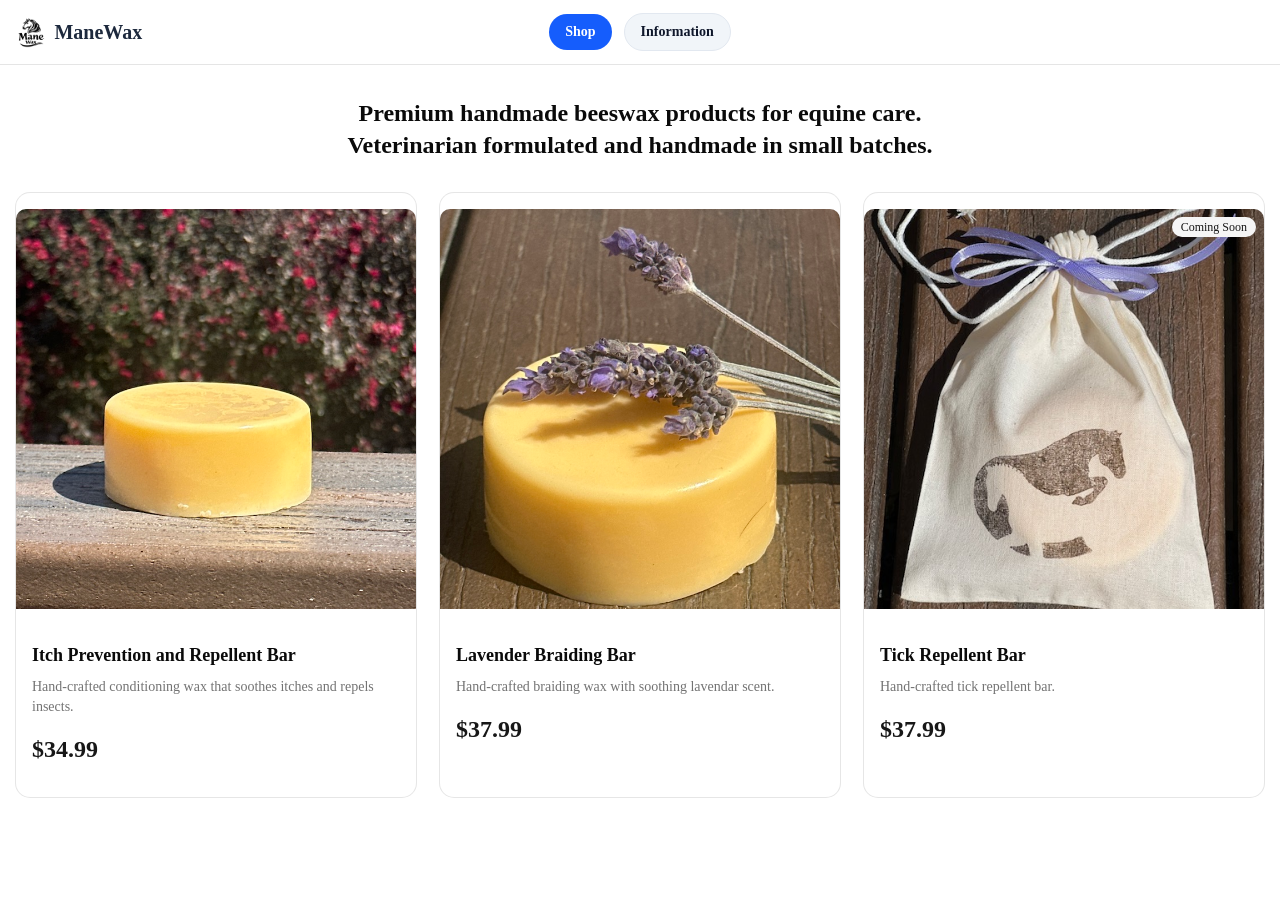
<file: index.html>
<!doctype html>
<html
  lang="en"
  class="geist_a71539c9-module__T19VSG__variable geist_mono_8d43a2aa-module__8Li5zG__variable h-full antialiased"
>
  <head>
    <meta charset="utf-8" />
    <meta name="viewport" content="width=device-width, initial-scale=1" />
    <title>Manewax - Premium Equine Care Products</title>
    <meta
      name="description"
      content="Hand-made wax products for horse health, beauty and grooming. Premium equine care for riders, owners, and groomers."
    />
    <link rel="icon" href="/favicon-16x16.png" sizes="16x16" type="image/png" />
    <link rel="icon" href="/favicon-32x32.png" sizes="32x32" type="image/png" />
    <link rel="icon" href="/favicon.ico" sizes="32x32" />
    <link rel="stylesheet" href="/assets/css/site.css" />
  </head>
  <body class="min-h-full flex flex-col">
    <header class="border-b bg-white">
      <div
        class="container mx-auto grid h-16 grid-cols-[1fr_auto_1fr] items-center px-4"
      >
        <div class="justify-self-start">
          <a class="flex items-center space-x-2" href="/"
            ><img
              alt="Mane Logo"
              width="32"
              height="32"
              class="h-8 w-auto"
              style="color: transparent"
              src="/manewax-logo.png"
            /><span class="text-xl font-bold text-slate-800">ManeWax</span></a
          >
        </div>
        <nav class="hidden md:flex items-center justify-self-center space-x-3">
          <a
            class="rounded-full px-4 py-2 text-sm font-semibold transition-colors duration-200 bg-blue-600 text-white hover:bg-blue-700"
            href="/"
            >Shop</a
          ><a
            class="rounded-full px-4 py-2 text-sm font-semibold transition-colors duration-200 bg-slate-100 text-slate-900 border border-slate-200"
            href="/info.html"
            >Information</a
          >
        </nav>
        <div class="justify-self-end"></div>
      </div>
    </header>
    <main class="flex-1">
      <div class="container mx-auto px-4 py-8">
        <div class="mb-8">
          <p class="text-foreground text-center text-2xl font-bold">
            Premium handmade beeswax products for equine care.<br />Veterinarian
            formulated and handmade in small batches.
          </p>
        </div>
        <div class="grid grid-cols-1 gap-6 md:grid-cols-2 lg:grid-cols-3">
          <div
            data-slot="card"
            data-size="default"
            class="group/card gap-4 overflow-hidden rounded-xl bg-card py-4 text-sm text-card-foreground ring-1 ring-foreground/10 has-data-[slot=card-footer]:pb-0 has-[&gt;img:first-child]:pt-0 data-[size=sm]:gap-3 data-[size=sm]:py-3 data-[size=sm]:has-data-[slot=card-footer]:pb-0 *:[img:first-child]:rounded-t-xl *:[img:last-child]:rounded-b-xl h-full flex flex-col"
          >
            <div
              data-slot="card-header"
              class="group/card-header @container/card-header grid auto-rows-min items-start gap-1 rounded-t-xl group-data-[size=sm]/card:px-3 has-data-[slot=card-action]:grid-cols-[1fr_auto] has-data-[slot=card-description]:grid-rows-[auto_auto] [.border-b]:pb-4 group-data-[size=sm]/card:[.border-b]:pb-3 p-0"
            >
              <div class="relative aspect-square overflow-hidden rounded-t-lg">
                <img
                  src="/images/products/itch-prevention-repellent-bar.jpg"
                  alt="Itch Prevention and Repellent Bar"
                  loading="lazy"
                  decoding="async"
                  class="object-cover transition-transform hover:scale-105"
                  style="
                    position: absolute;
                    height: 100%;
                    width: 100%;
                    inset: 0;
                    color: transparent;
                  "
                />
              </div>
            </div>
            <div
              data-slot="card-content"
              class="group-data-[size=sm]/card:px-3 flex-1 p-4"
            >
              <h3 class="font-semibold text-lg line-clamp-2">
                Itch Prevention and Repellent Bar
              </h3>
              <p class="text-muted-foreground text-sm mt-2 line-clamp-3">
                Hand-crafted conditioning wax that soothes itches and repels
                insects.
              </p>
              <div class="mt-4">
                <span class="text-2xl font-bold text-primary">$34.99</span>
              </div>
            </div>
          </div>
          <div
            data-slot="card"
            data-size="default"
            class="group/card gap-4 overflow-hidden rounded-xl bg-card py-4 text-sm text-card-foreground ring-1 ring-foreground/10 has-data-[slot=card-footer]:pb-0 has-[&gt;img:first-child]:pt-0 data-[size=sm]:gap-3 data-[size=sm]:py-3 data-[size=sm]:has-data-[slot=card-footer]:pb-0 *:[img:first-child]:rounded-t-xl *:[img:last-child]:rounded-b-xl h-full flex flex-col"
          >
            <div
              data-slot="card-header"
              class="group/card-header @container/card-header grid auto-rows-min items-start gap-1 rounded-t-xl group-data-[size=sm]/card:px-3 has-data-[slot=card-action]:grid-cols-[1fr_auto] has-data-[slot=card-description]:grid-rows-[auto_auto] [.border-b]:pb-4 group-data-[size=sm]/card:[.border-b]:pb-3 p-0"
            >
              <div class="relative aspect-square overflow-hidden rounded-t-lg">
                <img
                  src="/images/products/lavender-braiding-bar.jpg"
                  alt="Lavender Braiding Bar"
                  loading="lazy"
                  decoding="async"
                  class="object-cover transition-transform hover:scale-105"
                  style="
                    position: absolute;
                    height: 100%;
                    width: 100%;
                    inset: 0;
                    color: transparent;
                  "
                />
              </div>
            </div>
            <div
              data-slot="card-content"
              class="group-data-[size=sm]/card:px-3 flex-1 p-4"
            >
              <h3 class="font-semibold text-lg line-clamp-2">
                Lavender Braiding Bar
              </h3>
              <p class="text-muted-foreground text-sm mt-2 line-clamp-3">
                Hand-crafted braiding wax with soothing lavendar scent.
              </p>
              <div class="mt-4">
                <span class="text-2xl font-bold text-primary">$37.99</span>
              </div>
            </div>
          </div>
          <div
            data-slot="card"
            data-size="default"
            class="group/card gap-4 overflow-hidden rounded-xl bg-card py-4 text-sm text-card-foreground ring-1 ring-foreground/10 has-data-[slot=card-footer]:pb-0 has-[&gt;img:first-child]:pt-0 data-[size=sm]:gap-3 data-[size=sm]:py-3 data-[size=sm]:has-data-[slot=card-footer]:pb-0 *:[img:first-child]:rounded-t-xl *:[img:last-child]:rounded-b-xl h-full flex flex-col"
          >
            <div
              data-slot="card-header"
              class="group/card-header @container/card-header grid auto-rows-min items-start gap-1 rounded-t-xl group-data-[size=sm]/card:px-3 has-data-[slot=card-action]:grid-cols-[1fr_auto] has-data-[slot=card-description]:grid-rows-[auto_auto] [.border-b]:pb-4 group-data-[size=sm]/card:[.border-b]:pb-3 p-0"
            >
              <div class="relative aspect-square overflow-hidden rounded-t-lg">
                <img
                  src="/images/products/tick-repellent-bar.jpg"
                  alt="Tick Repellent Bar"
                  loading="lazy"
                  decoding="async"
                  class="object-cover transition-transform hover:scale-105"
                  style="
                    position: absolute;
                    height: 100%;
                    width: 100%;
                    inset: 0;
                    color: transparent;
                  "
                /><span
                  data-slot="badge"
                  data-variant="secondary"
                  class="group/badge inline-flex h-5 w-fit shrink-0 items-center justify-center gap-1 overflow-hidden rounded-4xl border border-transparent px-2 py-0.5 text-xs font-medium whitespace-nowrap transition-all focus-visible:border-ring focus-visible:ring-[3px] focus-visible:ring-ring/50 has-data-[icon=inline-end]:pr-1.5 has-data-[icon=inline-start]:pl-1.5 aria-invalid:border-destructive aria-invalid:ring-destructive/20 dark:aria-invalid:ring-destructive/40 [&amp;&gt;svg]:pointer-events-none [&amp;&gt;svg]:size-3! bg-secondary text-secondary-foreground [a]:hover:bg-secondary/80 absolute top-2 right-2"
                  >Coming Soon</span
                >
              </div>
            </div>
            <div
              data-slot="card-content"
              class="group-data-[size=sm]/card:px-3 flex-1 p-4"
            >
              <h3 class="font-semibold text-lg line-clamp-2">
                Tick Repellent Bar
              </h3>
              <p class="text-muted-foreground text-sm mt-2 line-clamp-3">
                Hand-crafted tick repellent bar.
              </p>
              <div class="mt-4">
                <span class="text-2xl font-bold text-primary">$37.99</span>
              </div>
            </div>
          </div>
        </div>
      </div>
    </main>
  </body>
</html>
</file>
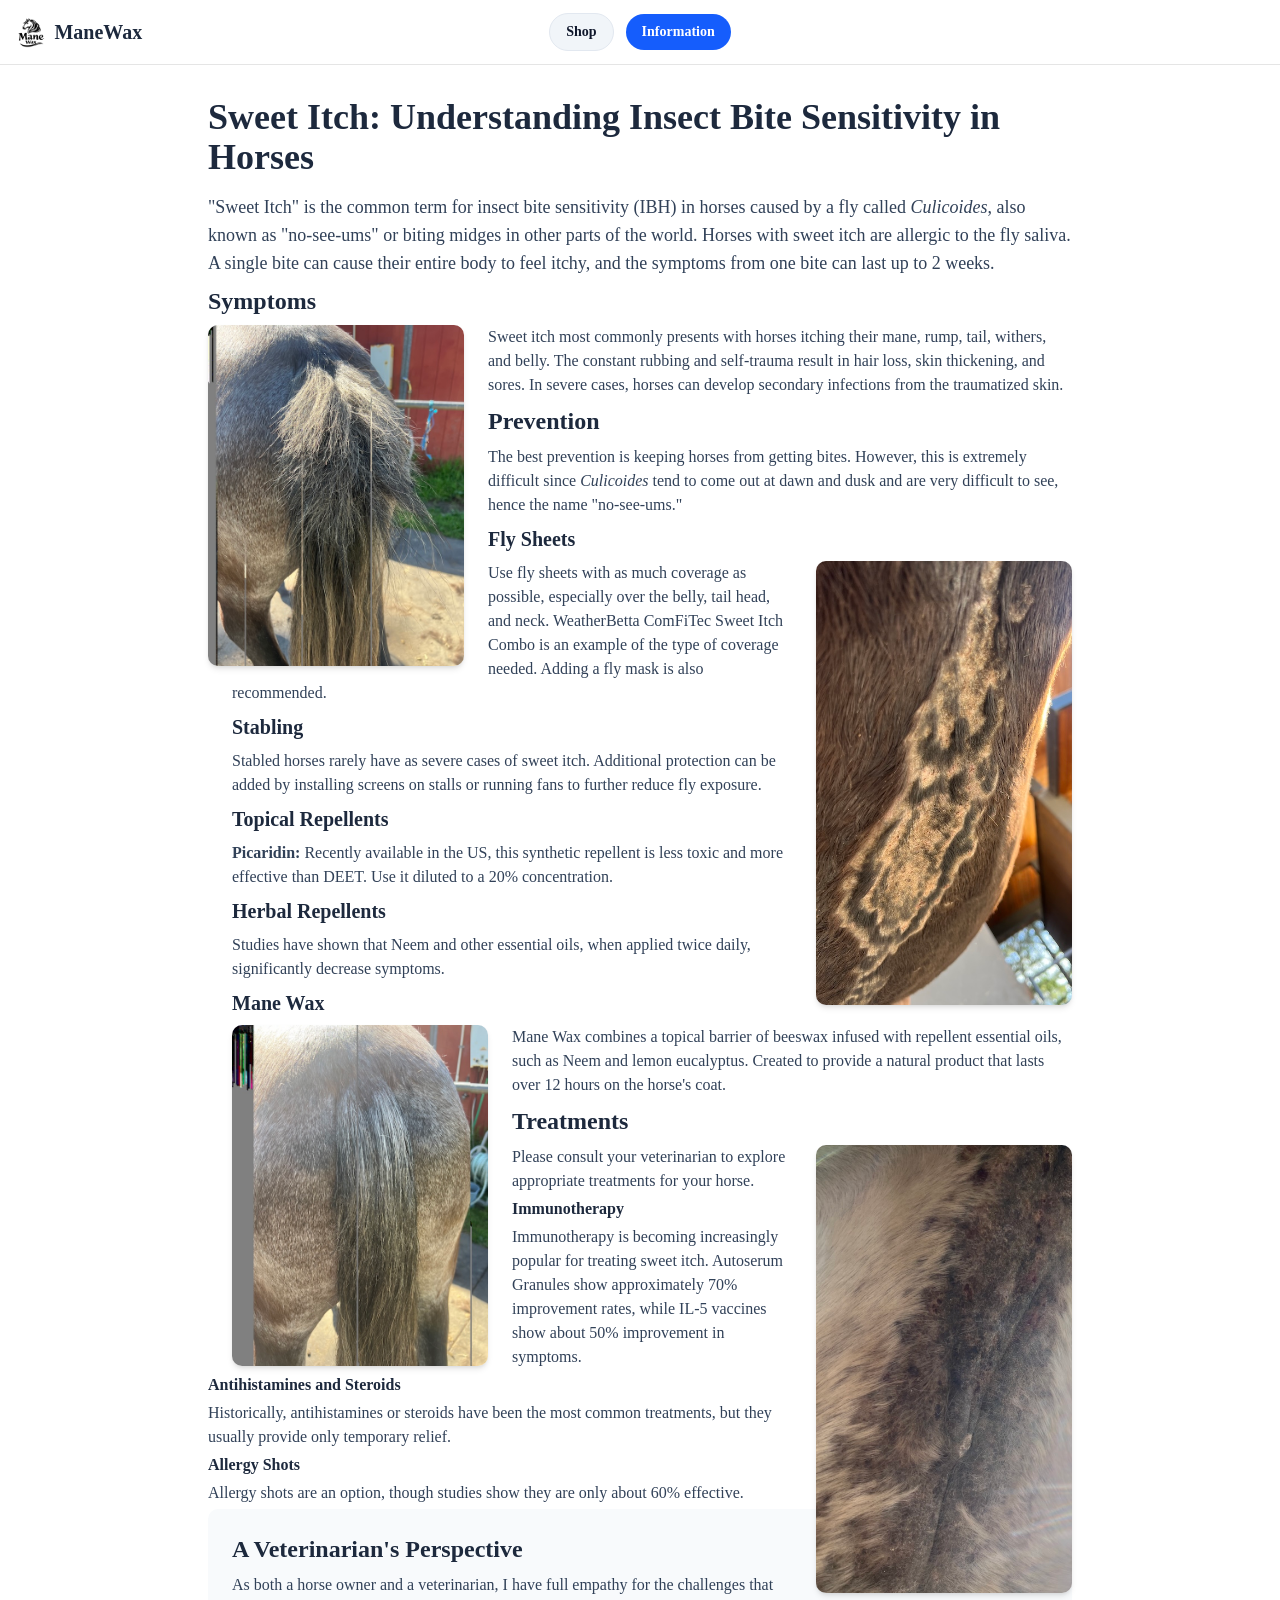
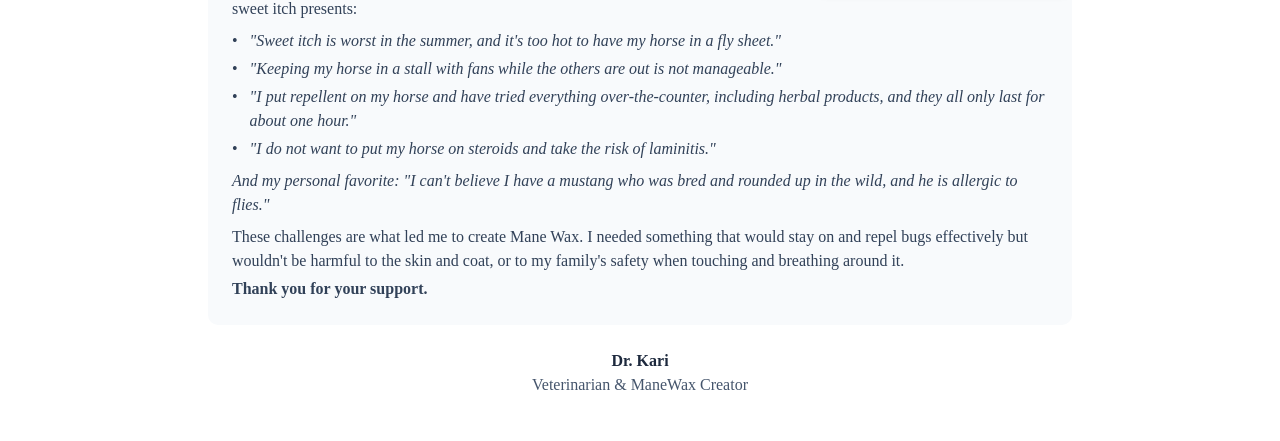
<file: info.html>
<!doctype html>
<html
  lang="en"
  class="geist_a71539c9-module__T19VSG__variable geist_mono_8d43a2aa-module__8Li5zG__variable h-full antialiased"
>
  <head>
    <meta charset="utf-8" />
    <meta name="viewport" content="width=device-width, initial-scale=1" />
    <title>Manewax - Premium Equine Care Products</title>
    <meta
      name="description"
      content="Hand-made wax products for horse health, beauty and grooming. Premium equine care for riders, owners, and groomers."
    />
    <link rel="icon" href="/favicon-16x16.png" sizes="16x16" type="image/png" />
    <link rel="icon" href="/favicon-32x32.png" sizes="32x32" type="image/png" />
    <link rel="icon" href="/favicon.ico" sizes="32x32" />
    <link rel="stylesheet" href="/assets/css/site.css" />
  </head>
  <body class="min-h-full flex flex-col">
    <header class="border-b bg-white">
      <div
        class="container mx-auto grid h-16 grid-cols-[1fr_auto_1fr] items-center px-4"
      >
        <div class="justify-self-start">
          <a class="flex items-center space-x-2" href="/"
            ><img
              alt="Mane Logo"
              width="32"
              height="32"
              class="h-8 w-auto"
              style="color: transparent"
              src="/manewax-logo.png"
            /><span class="text-xl font-bold text-slate-800">ManeWax</span></a
          >
        </div>
        <nav class="hidden md:flex items-center justify-self-center space-x-3">
          <a
            class="rounded-full px-4 py-2 text-sm font-semibold transition-colors duration-200 bg-slate-100 text-slate-900 border border-slate-200"
            href="/"
            >Shop</a
          ><a
            class="rounded-full px-4 py-2 text-sm font-semibold transition-colors duration-200 bg-blue-600 text-white hover:bg-blue-700"
            href="/info.html"
            >Information</a
          >
        </nav>
        <div class="justify-self-end"></div>
      </div>
    </header>
    <main class="flex-1">
      <div class="container mx-auto px-4 py-8 max-w-4xl">
        <h1 class="text-4xl font-bold mb-4 text-slate-800">
          Sweet Itch: Understanding Insect Bite Sensitivity in Horses
        </h1>
        <section class="mb-2">
          <p class="text-lg text-slate-700 mb-0">
            &quot;Sweet Itch&quot; is the common term for insect bite
            sensitivity (IBH) in horses caused by a fly called
            <em>Culicoides</em>, also known as &quot;no-see-ums&quot; or biting
            midges in other parts of the world. Horses with sweet itch are
            allergic to the fly saliva. A single bite can cause their entire
            body to feel itchy, and the symptoms from one bite can last up to 2
            weeks.
          </p>
        </section>
        <section class="mb-0">
          <h2 class="text-2xl font-bold mb-2 text-slate-800">Symptoms</h2>
          <div class="float-left mr-6 mb-0">
            <img
              alt="Horse with sweet itch showing symptoms"
              loading="lazy"
              width="256"
              height="144"
              decoding="async"
              class="rounded-lg shadow-md"
              style="color: transparent"
              src="/images/sweetitch/sweetitch_7594.jpeg"
            />
          </div>
          <p class="text-slate-700 mb-2">
            Sweet itch most commonly presents with horses itching their mane,
            rump, tail, withers, and belly. The constant rubbing and self-trauma
            result in hair loss, skin thickening, and sores. In severe cases,
            horses can develop secondary infections from the traumatized skin.
          </p>
        </section>
        <section class="mb-0">
          <h2 class="text-2xl font-bold mb-2 text-slate-800">Prevention</h2>
          <p class="text-slate-700 mb-2">
            The best prevention is keeping horses from getting bites. However,
            this is extremely difficult since <em>Culicoides</em> tend to come
            out at dawn and dusk and are very difficult to see, hence the name
            &quot;no-see-ums.&quot;
          </p>
          <div class="mb-0 pl-6">
            <h3 class="text-xl font-semibold mb-2 text-slate-800">
              Fly Sheets
            </h3>
            <div class="float-right ml-6 mb-0">
              <img
                alt="Horse wearing protective fly sheet"
                loading="lazy"
                width="256"
                height="144"
                decoding="async"
                class="rounded-lg shadow-md"
                style="color: transparent"
                src="/images/sweetitch/sweetitch_5838.jpeg"
              />
            </div>
            <p class="text-slate-700 mb-2">
              Use fly sheets with as much coverage as possible, especially over
              the belly, tail head, and neck. WeatherBetta ComFiTec Sweet Itch
              Combo is an example of the type of coverage needed. Adding a fly
              mask is also recommended.
            </p>
          </div>
          <div class="mb-0 pl-6">
            <h3 class="text-xl font-semibold mb-2 text-slate-800">Stabling</h3>
            <p class="text-slate-700 mb-2">
              Stabled horses rarely have as severe cases of sweet itch.
              Additional protection can be added by installing screens on stalls
              or running fans to further reduce fly exposure.
            </p>
          </div>
          <div class="mb-0 pl-6">
            <h3 class="text-xl font-semibold mb-2 text-slate-800">
              Topical Repellents
            </h3>
            <p class="text-slate-700 mb-2">
              <strong>Picaridin:</strong> Recently available in the US, this
              synthetic repellent is less toxic and more effective than DEET.
              Use it diluted to a 20% concentration.
            </p>
          </div>
          <div class="mb-0 pl-6">
            <h3 class="text-xl font-semibold mb-2 text-slate-800">
              Herbal Repellents
            </h3>
            <p class="text-slate-700 mb-2">
              Studies have shown that Neem and other essential oils, when
              applied twice daily, significantly decrease symptoms.
            </p>
          </div>
          <div class="mb-0 pl-6">
            <h3 class="text-xl font-semibold mb-2 text-slate-800">Mane Wax</h3>
            <div class="float-left mr-6 mb-0">
              <img
                alt="Mane Wax product"
                loading="lazy"
                width="256"
                height="144"
                decoding="async"
                class="rounded-lg shadow-md"
                style="color: transparent"
                src="/images/sweetitch/sweetitch_7595.jpeg"
              />
            </div>
            <p class="text-slate-700 mb-2">
              Mane Wax combines a topical barrier of beeswax infused with
              repellent essential oils, such as Neem and lemon eucalyptus.
              Created to provide a natural product that lasts over 12 hours on
              the horse&#x27;s coat.
            </p>
          </div>
        </section>
        <section class="mb-0">
          <h2 class="text-2xl font-bold mb-2 text-slate-800">Treatments</h2>
          <div class="float-right ml-6 mb-0">
            <img
              alt="Horse care and treatment"
              loading="lazy"
              width="256"
              height="144"
              decoding="async"
              class="rounded-lg shadow-md"
              style="color: transparent"
              src="/images/sweetitch/sweetitch_8157.jpeg"
            />
          </div>
          <p class="text-slate-700 mb-1">
            Please consult your veterinarian to explore appropriate treatments
            for your horse.
          </p>
          <div class="space-y-1 mb-0">
            <div>
              <h4 class="font-semibold text-slate-800 mb-1">Immunotherapy</h4>
              <p class="text-slate-700 mb-1">
                Immunotherapy is becoming increasingly popular for treating
                sweet itch. Autoserum Granules show approximately 70%
                improvement rates, while IL-5 vaccines show about 50%
                improvement in symptoms.
              </p>
            </div>
            <div>
              <h4 class="font-semibold text-slate-800 mb-1">
                Antihistamines and Steroids
              </h4>
              <p class="text-slate-700 mb-1">
                Historically, antihistamines or steroids have been the most
                common treatments, but they usually provide only temporary
                relief.
              </p>
            </div>
            <div>
              <h4 class="font-semibold text-slate-800 mb-1">Allergy Shots</h4>
              <p class="text-slate-700 mb-1">
                Allergy shots are an option, though studies show they are only
                about 60% effective.
              </p>
            </div>
          </div>
        </section>
        <section class="mb-2 bg-slate-50 p-6 rounded-lg">
          <h2 class="text-2xl font-bold mb-2 text-slate-800">
            A Veterinarian&#x27;s Perspective
          </h2>
          <p class="text-slate-700 mb-2">
            As both a horse owner and a veterinarian, I have full empathy for
            the challenges that sweet itch presents:
          </p>
          <ul class="space-y-1 mb-2 text-slate-700">
            <li class="flex items-start">
              <span class="mr-3">•</span
              ><span
                ><em
                  >&quot;Sweet itch is worst in the summer, and it&#x27;s too
                  hot to have my horse in a fly sheet.&quot;</em
                ></span
              >
            </li>
            <li class="flex items-start">
              <span class="mr-3">•</span
              ><span
                ><em
                  >&quot;Keeping my horse in a stall with fans while the others
                  are out is not manageable.&quot;</em
                ></span
              >
            </li>
            <li class="flex items-start">
              <span class="mr-3">•</span
              ><span
                ><em
                  >&quot;I put repellent on my horse and have tried everything
                  over-the-counter, including herbal products, and they all only
                  last for about one hour.&quot;</em
                ></span
              >
            </li>
            <li class="flex items-start">
              <span class="mr-3">•</span
              ><span
                ><em
                  >&quot;I do not want to put my horse on steroids and take the
                  risk of laminitis.&quot;</em
                ></span
              >
            </li>
          </ul>
          <p class="text-slate-700 italic mb-2">
            And my personal favorite: &quot;I can&#x27;t believe I have a
            mustang who was bred and rounded up in the wild, and he is allergic
            to flies.&quot;
          </p>
          <p class="text-slate-700 mb-1">
            These challenges are what led me to create Mane Wax. I needed
            something that would stay on and repel bugs effectively but
            wouldn&#x27;t be harmful to the skin and coat, or to my
            family&#x27;s safety when touching and breathing around it.
          </p>
          <p class="text-slate-700 font-semibold">
            Thank you for your support.
          </p>
        </section>
        <section class="text-center py-3">
          <p class="text-base font-semibold text-slate-800 mt-1">Dr. Kari</p>
          <p class="text-slate-600">Veterinarian &amp; ManeWax Creator</p>
        </section>
      </div>
    </main>
  </body>
</html>
</file>
<file: assets/css/site.css>
@font-face{font-family:Geist;font-style:normal;font-weight:100 900;font-display:swap;src:url(../media/fef07dbb0973bf53-s.12tyk43_3sh9u.woff2)format("woff2");unicode-range:U+460-52F,U+1C80-1C8A,U+20B4,U+2DE0-2DFF,U+A640-A69F,U+FE2E-FE2F}@font-face{font-family:Geist;font-style:normal;font-weight:100 900;font-display:swap;src:url(../media/8a480f0b521d4e75-s.0jzbimsg8vl84.woff2)format("woff2");unicode-range:U+301,U+400-45F,U+490-491,U+4B0-4B1,U+2116}@font-face{font-family:Geist;font-style:normal;font-weight:100 900;font-display:swap;src:url(../media/53b9e256198e5412-s.0-wfv7uh4i7h9.woff2)format("woff2");unicode-range:U+102-103,U+110-111,U+128-129,U+168-169,U+1A0-1A1,U+1AF-1B0,U+300-301,U+303-304,U+308-309,U+323,U+329,U+1EA0-1EF9,U+20AB}@font-face{font-family:Geist;font-style:normal;font-weight:100 900;font-display:swap;src:url(../media/7178b3e590c64307-s.0nx0ww8fni_q3.woff2)format("woff2");unicode-range:U+100-2BA,U+2BD-2C5,U+2C7-2CC,U+2CE-2D7,U+2DD-2FF,U+304,U+308,U+329,U+1D00-1DBF,U+1E00-1E9F,U+1EF2-1EFF,U+2020,U+20A0-20AB,U+20AD-20C0,U+2113,U+2C60-2C7F,U+A720-A7FF}@font-face{font-family:Geist;font-style:normal;font-weight:100 900;font-display:swap;src:url(../media/caa3a2e1cccd8315-s.p.09~u27dqhyhd6.woff2)format("woff2");unicode-range:U+??,U+131,U+152-153,U+2BB-2BC,U+2C6,U+2DA,U+2DC,U+304,U+308,U+329,U+2000-206F,U+20AC,U+2122,U+2191,U+2193,U+2212,U+2215,U+FEFF,U+FFFD}@font-face{font-family:Geist Fallback;src:local(Arial);ascent-override:95.94%;descent-override:28.16%;line-gap-override:0.0%;size-adjust:104.76%}.geist_a71539c9-module__T19VSG__className{font-family:Geist,Geist Fallback;font-style:normal}.geist_a71539c9-module__T19VSG__variable{--font-geist-sans:"Geist", "Geist Fallback"}
@font-face{font-family:Geist Mono;font-style:normal;font-weight:100 900;font-display:swap;src:url(../media/5ce348bf30bf5439-s.0zgw-jeven.3w.woff2)format("woff2");unicode-range:U+460-52F,U+1C80-1C8A,U+20B4,U+2DE0-2DFF,U+A640-A69F,U+FE2E-FE2F}@font-face{font-family:Geist Mono;font-style:normal;font-weight:100 900;font-display:swap;src:url(../media/4fa387ec64143e14-s.0wkzw~je483f-.woff2)format("woff2");unicode-range:U+301,U+400-45F,U+490-491,U+4B0-4B1,U+2116}@font-face{font-family:Geist Mono;font-style:normal;font-weight:100 900;font-display:swap;src:url(../media/6306c77e7c8268e4-s.0rhz0arwfsn~5.woff2)format("woff2");unicode-range:U+2000-2001,U+2004-2008,U+200A,U+23B8-23BD,U+2500-259F}@font-face{font-family:Geist Mono;font-style:normal;font-weight:100 900;font-display:swap;src:url(../media/7d817b4c03b0c5f1-s.0l76wvqk9d84w.woff2)format("woff2");unicode-range:U+102-103,U+110-111,U+128-129,U+168-169,U+1A0-1A1,U+1AF-1B0,U+300-301,U+303-304,U+308-309,U+323,U+329,U+1EA0-1EF9,U+20AB}@font-face{font-family:Geist Mono;font-style:normal;font-weight:100 900;font-display:swap;src:url(../media/bbc41e54d2fcbd21-s.0k4k9394f2q-k.woff2)format("woff2");unicode-range:U+100-2BA,U+2BD-2C5,U+2C7-2CC,U+2CE-2D7,U+2DD-2FF,U+304,U+308,U+329,U+1D00-1DBF,U+1E00-1E9F,U+1EF2-1EFF,U+2020,U+20A0-20AB,U+20AD-20C0,U+2113,U+2C60-2C7F,U+A720-A7FF}@font-face{font-family:Geist Mono;font-style:normal;font-weight:100 900;font-display:swap;src:url(../media/797e433ab948586e-s.p.08e28id.o-okb.woff2)format("woff2");unicode-range:U+??,U+131,U+152-153,U+2BB-2BC,U+2C6,U+2DA,U+2DC,U+304,U+308,U+329,U+2000-206F,U+20AC,U+2122,U+2191,U+2193,U+2212,U+2215,U+FEFF,U+FFFD}@font-face{font-family:Geist Mono Fallback;src:local(Arial);ascent-override:74.67%;descent-override:21.92%;line-gap-override:0.0%;size-adjust:134.59%}.geist_mono_8d43a2aa-module__8Li5zG__className{font-family:Geist Mono,Geist Mono Fallback;font-style:normal}.geist_mono_8d43a2aa-module__8Li5zG__variable{--font-geist-mono:"Geist Mono", "Geist Mono Fallback"}
@layer properties{@supports (((-webkit-hyphens:none)) and (not (margin-trim:inline))) or ((-moz-orient:inline) and (not (color:rgb(from red r g b)))){*,:before,:after,::backdrop{--tw-translate-x:0;--tw-translate-y:0;--tw-translate-z:0;--tw-space-y-reverse:0;--tw-space-x-reverse:0;--tw-border-style:solid;--tw-leading:initial;--tw-font-weight:initial;--tw-tracking:initial;--tw-shadow:0 0 #0000;--tw-shadow-color:initial;--tw-shadow-alpha:100%;--tw-inset-shadow:0 0 #0000;--tw-inset-shadow-color:initial;--tw-inset-shadow-alpha:100%;--tw-ring-color:initial;--tw-ring-shadow:0 0 #0000;--tw-inset-ring-color:initial;--tw-inset-ring-shadow:0 0 #0000;--tw-ring-inset:initial;--tw-ring-offset-width:0px;--tw-ring-offset-color:#fff;--tw-ring-offset-shadow:0 0 #0000;--tw-outline-style:solid;--tw-duration:initial;--tw-ease:initial;--tw-content:"";--tw-scale-x:1;--tw-scale-y:1;--tw-scale-z:1;--tw-backdrop-blur:initial;--tw-backdrop-brightness:initial;--tw-backdrop-contrast:initial;--tw-backdrop-grayscale:initial;--tw-backdrop-hue-rotate:initial;--tw-backdrop-invert:initial;--tw-backdrop-opacity:initial;--tw-backdrop-saturate:initial;--tw-backdrop-sepia:initial;--tw-animation-delay:0s;--tw-animation-direction:normal;--tw-animation-duration:initial;--tw-animation-fill-mode:none;--tw-animation-iteration-count:1;--tw-enter-blur:0;--tw-enter-opacity:1;--tw-enter-rotate:0;--tw-enter-scale:1;--tw-enter-translate-x:0;--tw-enter-translate-y:0;--tw-exit-blur:0;--tw-exit-opacity:1;--tw-exit-rotate:0;--tw-exit-scale:1;--tw-exit-translate-x:0;--tw-exit-translate-y:0}}}@layer theme{:root,:host{--font-sans:var(--font-sans);--color-red-600:#e40014;--color-green-600:#00a544;--color-green-700:#008138;--color-blue-600:#155dfc;--color-blue-700:#1447e6;--color-slate-50:#f8fafc;--color-slate-100:#f1f5f9;--color-slate-200:#e2e8f0;--color-slate-600:#45556c;--color-slate-700:#314158;--color-slate-800:#1d293d;--color-slate-900:#0f172b;--color-gray-200:#e5e7eb;--color-gray-300:#d1d5dc;--color-black:#000;--color-white:#fff;--spacing:.25rem;--container-xs:20rem;--container-sm:24rem;--container-md:28rem;--container-lg:32rem;--container-xl:36rem;--container-3xl:48rem;--container-4xl:56rem;--container-5xl:64rem;--text-xs:.75rem;--text-xs--line-height:calc(1 / .75);--text-sm:.875rem;--text-sm--line-height:calc(1.25 / .875);--text-base:1rem;--text-base--line-height:calc(1.5 / 1);--text-lg:1.125rem;--text-lg--line-height:calc(1.75 / 1.125);--text-xl:1.25rem;--text-xl--line-height:calc(1.75 / 1.25);--text-2xl:1.5rem;--text-2xl--line-height:calc(2 / 1.5);--text-3xl:1.875rem;--text-3xl--line-height:calc(2.25 / 1.875);--text-4xl:2.25rem;--text-4xl--line-height:calc(2.5 / 2.25);--font-weight-medium:500;--font-weight-semibold:600;--font-weight-bold:700;--tracking-tight:-.025em;--tracking-widest:.1em;--leading-snug:1.375;--leading-relaxed:1.625;--radius-md:calc(var(--radius) * .8);--ease-in-out:cubic-bezier(.4, 0, .2, 1);--animate-pulse:pulse 2s cubic-bezier(.4, 0, .6, 1) infinite;--blur-xs:4px;--default-transition-duration:.15s;--default-transition-timing-function:cubic-bezier(.4, 0, .2, 1);--default-font-family:var(--font-sans);--default-mono-font-family:var(--font-geist-mono)}@supports (color:lab(0% 0 0)){:root,:host{--color-red-600:lab(48.4493% 77.4328 61.5452);--color-green-600:lab(59.0978% -58.6621 41.2579);--color-green-700:lab(47.0329% -47.0239 31.4788);--color-blue-600:lab(44.0605% 29.0279 -86.0352);--color-blue-700:lab(36.9089% 35.0961 -85.6872);--color-slate-50:lab(98.1434% -.369519 -1.05966);--color-slate-100:lab(96.286% -.852436 -2.46847);--color-slate-200:lab(91.7353% -.998765 -4.76968);--color-slate-600:lab(35.5623% -1.74978 -15.4316);--color-slate-700:lab(26.9569% -1.47016 -15.6993);--color-slate-800:lab(16.132% -.318035 -14.6672);--color-slate-900:lab(7.78673% 1.82345 -15.0537);--color-gray-200:lab(91.6229% -.159115 -2.26791);--color-gray-300:lab(85.1236% -.612259 -3.7138)}}}@layer base{*,:after,:before,::backdrop{box-sizing:border-box;border:0 solid;margin:0;padding:0}::file-selector-button{box-sizing:border-box;border:0 solid;margin:0;padding:0}html,:host{-webkit-text-size-adjust:100%;tab-size:4;line-height:1.5;font-family:var(--default-font-family,ui-sans-serif, system-ui, sans-serif, "Apple Color Emoji", "Segoe UI Emoji", "Segoe UI Symbol", "Noto Color Emoji");font-feature-settings:var(--default-font-feature-settings,normal);font-variation-settings:var(--default-font-variation-settings,normal);-webkit-tap-highlight-color:transparent}hr{height:0;color:inherit;border-top-width:1px}abbr:where([title]){-webkit-text-decoration:underline dotted;text-decoration:underline dotted}h1,h2,h3,h4,h5,h6{font-size:inherit;font-weight:inherit}a{color:inherit;-webkit-text-decoration:inherit;-webkit-text-decoration:inherit;-webkit-text-decoration:inherit;-webkit-text-decoration:inherit;text-decoration:inherit}b,strong{font-weight:bolder}code,kbd,samp,pre{font-family:var(--default-mono-font-family,ui-monospace, SFMono-Regular, Menlo, Monaco, Consolas, "Liberation Mono", "Courier New", monospace);font-feature-settings:var(--default-mono-font-feature-settings,normal);font-variation-settings:var(--default-mono-font-variation-settings,normal);font-size:1em}small{font-size:80%}sub,sup{vertical-align:baseline;font-size:75%;line-height:0;position:relative}sub{bottom:-.25em}sup{top:-.5em}table{text-indent:0;border-color:inherit;border-collapse:collapse}:-moz-focusring{outline:auto}progress{vertical-align:baseline}summary{display:list-item}ol,ul,menu{list-style:none}img,svg,video,canvas,audio,iframe,embed,object{vertical-align:middle;display:block}img,video{max-width:100%;height:auto}button,input,select,optgroup,textarea{font:inherit;font-feature-settings:inherit;font-variation-settings:inherit;letter-spacing:inherit;color:inherit;opacity:1;background-color:#0000;border-radius:0}::file-selector-button{font:inherit;font-feature-settings:inherit;font-variation-settings:inherit;letter-spacing:inherit;color:inherit;opacity:1;background-color:#0000;border-radius:0}:where(select:is([multiple],[size])) optgroup{font-weight:bolder}:where(select:is([multiple],[size])) optgroup option{padding-inline-start:20px}::file-selector-button{margin-inline-end:4px}::placeholder{opacity:1}@supports (not ((-webkit-appearance:-apple-pay-button))) or (contain-intrinsic-size:1px){::placeholder{color:currentColor}@supports (color:color-mix(in lab, red, red)){::placeholder{color:color-mix(in oklab, currentcolor 50%, transparent)}}}textarea{resize:vertical}::-webkit-search-decoration{-webkit-appearance:none}::-webkit-date-and-time-value{min-height:1lh;text-align:inherit}::-webkit-datetime-edit{display:inline-flex}::-webkit-datetime-edit-fields-wrapper{padding:0}::-webkit-datetime-edit{padding-block:0}::-webkit-datetime-edit-year-field{padding-block:0}::-webkit-datetime-edit-month-field{padding-block:0}::-webkit-datetime-edit-day-field{padding-block:0}::-webkit-datetime-edit-hour-field{padding-block:0}::-webkit-datetime-edit-minute-field{padding-block:0}::-webkit-datetime-edit-second-field{padding-block:0}::-webkit-datetime-edit-millisecond-field{padding-block:0}::-webkit-datetime-edit-meridiem-field{padding-block:0}::-webkit-calendar-picker-indicator{line-height:1}:-moz-ui-invalid{box-shadow:none}button,input:where([type=button],[type=reset],[type=submit]){appearance:button}::file-selector-button{appearance:button}::-webkit-inner-spin-button{height:auto}::-webkit-outer-spin-button{height:auto}[hidden]:where(:not([hidden=until-found])){display:none!important}*{border-color:var(--border);outline-color:var(--ring)}@supports (color:color-mix(in lab, red, red)){*{outline-color:color-mix(in oklab, var(--ring) 50%, transparent)}}body{background-color:var(--background);color:var(--foreground)}html{font-family:var(--font-sans)}}@layer components;@layer utilities{.\@container\/card-header{container:card-header/inline-size}.pointer-events-none{pointer-events:none}.sr-only{clip-path:inset(50%);white-space:nowrap;border-width:0;width:1px;height:1px;margin:-1px;padding:0;position:absolute;overflow:hidden}.absolute{position:absolute}.fixed{position:fixed}.relative{position:relative}.static{position:static}.inset-0{inset:calc(var(--spacing) * 0)}.start{inset-inline-start:var(--spacing)}.-top-2{top:calc(var(--spacing) * -2)}.top-1\/2{top:50%}.top-2{top:calc(var(--spacing) * 2)}.top-3{top:calc(var(--spacing) * 3)}.top-4{top:calc(var(--spacing) * 4)}.-right-2{right:calc(var(--spacing) * -2)}.right-0{right:calc(var(--spacing) * 0)}.right-2{right:calc(var(--spacing) * 2)}.right-3{right:calc(var(--spacing) * 3)}.right-4{right:calc(var(--spacing) * 4)}.bottom-0{bottom:calc(var(--spacing) * 0)}.left-1\/2{left:50%}.isolate{isolation:isolate}.z-10{z-index:10}.z-50{z-index:50}.col-start-2{grid-column-start:2}.row-span-2{grid-row:span 2/span 2}.row-start-1{grid-row-start:1}.float-left{float:left}.float-right{float:right}.container{width:100%}@media (min-width:40rem){.container{max-width:40rem}}@media (min-width:48rem){.container{max-width:48rem}}@media (min-width:64rem){.container{max-width:64rem}}@media (min-width:80rem){.container{max-width:80rem}}@media (min-width:96rem){.container{max-width:96rem}}.-mx-1{margin-inline:calc(var(--spacing) * -1)}.-mx-4{margin-inline:calc(var(--spacing) * -4)}.mx-auto{margin-inline:auto}.my-1{margin-block:calc(var(--spacing) * 1)}.mt-1{margin-top:calc(var(--spacing) * 1)}.mt-2{margin-top:calc(var(--spacing) * 2)}.mt-3{margin-top:calc(var(--spacing) * 3)}.mt-4{margin-top:calc(var(--spacing) * 4)}.mt-6{margin-top:calc(var(--spacing) * 6)}.mt-8{margin-top:calc(var(--spacing) * 8)}.mt-auto{margin-top:auto}.mr-3{margin-right:calc(var(--spacing) * 3)}.mr-6{margin-right:calc(var(--spacing) * 6)}.-mb-4{margin-bottom:calc(var(--spacing) * -4)}.mb-0{margin-bottom:calc(var(--spacing) * 0)}.mb-1{margin-bottom:calc(var(--spacing) * 1)}.mb-2{margin-bottom:calc(var(--spacing) * 2)}.mb-4{margin-bottom:calc(var(--spacing) * 4)}.mb-6{margin-bottom:calc(var(--spacing) * 6)}.mb-8{margin-bottom:calc(var(--spacing) * 8)}.ml-6{margin-left:calc(var(--spacing) * 6)}.ml-auto{margin-left:auto}.line-clamp-2{-webkit-line-clamp:2;-webkit-box-orient:vertical;display:-webkit-box;overflow:hidden}.line-clamp-3{-webkit-line-clamp:3;-webkit-box-orient:vertical;display:-webkit-box;overflow:hidden}.contents{display:contents}.flex{display:flex}.grid{display:grid}.hidden{display:none}.inline-flex{display:inline-flex}.aspect-square{aspect-ratio:1}.size-2\.5{width:calc(var(--spacing) * 2.5);height:calc(var(--spacing) * 2.5)}.size-4{width:calc(var(--spacing) * 4);height:calc(var(--spacing) * 4)}.size-6{width:calc(var(--spacing) * 6);height:calc(var(--spacing) * 6)}.size-7{width:calc(var(--spacing) * 7);height:calc(var(--spacing) * 7)}.size-8{width:calc(var(--spacing) * 8);height:calc(var(--spacing) * 8)}.size-9{width:calc(var(--spacing) * 9);height:calc(var(--spacing) * 9)}.size-full{width:100%;height:100%}.h-3{height:calc(var(--spacing) * 3)}.h-4{height:calc(var(--spacing) * 4)}.h-5{height:calc(var(--spacing) * 5)}.h-6{height:calc(var(--spacing) * 6)}.h-7{height:calc(var(--spacing) * 7)}.h-8{height:calc(var(--spacing) * 8)}.h-9{height:calc(var(--spacing) * 9)}.h-16{height:calc(var(--spacing) * 16)}.h-64{height:calc(var(--spacing) * 64)}.h-96{height:calc(var(--spacing) * 96)}.h-full{height:100%}.h-px{height:1px}.max-h-\(--radix-dropdown-menu-content-available-height\){max-height:var(--radix-dropdown-menu-content-available-height)}.max-h-\(--radix-select-content-available-height\){max-height:var(--radix-select-content-available-height)}.min-h-24{min-height:calc(var(--spacing) * 24)}.min-h-\[60vh\]{min-height:60vh}.min-h-\[400px\]{min-height:400px}.min-h-full{min-height:100%}.w-\(--radix-dropdown-menu-trigger-width\){width:var(--radix-dropdown-menu-trigger-width)}.w-1\/4{width:25%}.w-2\/3{width:66.6667%}.w-3\/4{width:75%}.w-4{width:calc(var(--spacing) * 4)}.w-5{width:calc(var(--spacing) * 5)}.w-8{width:calc(var(--spacing) * 8)}.w-16{width:calc(var(--spacing) * 16)}.w-auto{width:auto}.w-fit{width:fit-content}.w-full{width:100%}.max-w-3xl{max-width:var(--container-3xl)}.max-w-4xl{max-width:var(--container-4xl)}.max-w-5xl{max-width:var(--container-5xl)}.max-w-\[calc\(100\%-2rem\)\]{max-width:calc(100% - 2rem)}.max-w-xl{max-width:var(--container-xl)}.max-w-xs{max-width:var(--container-xs)}.min-w-0{min-width:calc(var(--spacing) * 0)}.min-w-32{min-width:calc(var(--spacing) * 32)}.min-w-36{min-width:calc(var(--spacing) * 36)}.min-w-\[96px\]{min-width:96px}.flex-1{flex:1}.shrink-0{flex-shrink:0}.origin-\(--radix-dropdown-menu-content-transform-origin\){transform-origin:var(--radix-dropdown-menu-content-transform-origin)}.origin-\(--radix-select-content-transform-origin\){transform-origin:var(--radix-select-content-transform-origin)}.origin-\(--radix-tooltip-content-transform-origin\){transform-origin:var(--radix-tooltip-content-transform-origin)}.-translate-x-1\/2{--tw-translate-x:calc(calc(1 / 2 * 100%) * -1);translate:var(--tw-translate-x) var(--tw-translate-y)}.-translate-y-1\/2{--tw-translate-y:calc(calc(1 / 2 * 100%) * -1);translate:var(--tw-translate-x) var(--tw-translate-y)}.translate-y-\[calc\(-50\%_-_2px\)\]{--tw-translate-y:calc(-50% - 2px);translate:var(--tw-translate-x) var(--tw-translate-y)}.rotate-45{rotate:45deg}.animate-pulse{animation:var(--animate-pulse)}.cursor-default{cursor:default}.scroll-my-1{scroll-margin-block:calc(var(--spacing) * 1)}.list-disc{list-style-type:disc}.auto-rows-min{grid-auto-rows:min-content}.grid-cols-1{grid-template-columns:repeat(1,minmax(0,1fr))}.grid-cols-2{grid-template-columns:repeat(2,minmax(0,1fr))}.grid-cols-\[1fr_auto_1fr\]{grid-template-columns:1fr auto 1fr}.flex-col{flex-direction:column}.flex-col-reverse{flex-direction:column-reverse}.flex-wrap{flex-wrap:wrap}.items-center{align-items:center}.items-start{align-items:flex-start}.justify-between{justify-content:space-between}.justify-center{justify-content:center}.gap-0\.5{gap:calc(var(--spacing) * .5)}.gap-1{gap:calc(var(--spacing) * 1)}.gap-1\.5{gap:calc(var(--spacing) * 1.5)}.gap-2{gap:calc(var(--spacing) * 2)}.gap-3{gap:calc(var(--spacing) * 3)}.gap-4{gap:calc(var(--spacing) * 4)}.gap-6{gap:calc(var(--spacing) * 6)}.gap-8{gap:calc(var(--spacing) * 8)}:where(.space-y-1>:not(:last-child)){--tw-space-y-reverse:0;margin-block-start:calc(calc(var(--spacing) * 1) * var(--tw-space-y-reverse));margin-block-end:calc(calc(var(--spacing) * 1) * calc(1 - var(--tw-space-y-reverse)))}:where(.space-y-2>:not(:last-child)){--tw-space-y-reverse:0;margin-block-start:calc(calc(var(--spacing) * 2) * var(--tw-space-y-reverse));margin-block-end:calc(calc(var(--spacing) * 2) * calc(1 - var(--tw-space-y-reverse)))}:where(.space-y-3>:not(:last-child)){--tw-space-y-reverse:0;margin-block-start:calc(calc(var(--spacing) * 3) * var(--tw-space-y-reverse));margin-block-end:calc(calc(var(--spacing) * 3) * calc(1 - var(--tw-space-y-reverse)))}:where(.space-y-4>:not(:last-child)){--tw-space-y-reverse:0;margin-block-start:calc(calc(var(--spacing) * 4) * var(--tw-space-y-reverse));margin-block-end:calc(calc(var(--spacing) * 4) * calc(1 - var(--tw-space-y-reverse)))}:where(.space-y-5>:not(:last-child)){--tw-space-y-reverse:0;margin-block-start:calc(calc(var(--spacing) * 5) * var(--tw-space-y-reverse));margin-block-end:calc(calc(var(--spacing) * 5) * calc(1 - var(--tw-space-y-reverse)))}:where(.space-y-6>:not(:last-child)){--tw-space-y-reverse:0;margin-block-start:calc(calc(var(--spacing) * 6) * var(--tw-space-y-reverse));margin-block-end:calc(calc(var(--spacing) * 6) * calc(1 - var(--tw-space-y-reverse)))}:where(.-space-x-2>:not(:last-child)){--tw-space-x-reverse:0;margin-inline-start:calc(calc(var(--spacing) * -2) * var(--tw-space-x-reverse));margin-inline-end:calc(calc(var(--spacing) * -2) * calc(1 - var(--tw-space-x-reverse)))}:where(.space-x-2>:not(:last-child)){--tw-space-x-reverse:0;margin-inline-start:calc(calc(var(--spacing) * 2) * var(--tw-space-x-reverse));margin-inline-end:calc(calc(var(--spacing) * 2) * calc(1 - var(--tw-space-x-reverse)))}:where(.space-x-3>:not(:last-child)){--tw-space-x-reverse:0;margin-inline-start:calc(calc(var(--spacing) * 3) * var(--tw-space-x-reverse));margin-inline-end:calc(calc(var(--spacing) * 3) * calc(1 - var(--tw-space-x-reverse)))}.self-start{align-self:flex-start}.justify-self-center{justify-self:center}.justify-self-end{justify-self:flex-end}.justify-self-start{justify-self:flex-start}.overflow-hidden{overflow:hidden}.overflow-x-hidden{overflow-x:hidden}.overflow-y-auto{overflow-y:auto}.rounded{border-radius:.25rem}.rounded-4xl{border-radius:calc(var(--radius) * 2.6)}.rounded-\[2px\]{border-radius:2px}.rounded-\[min\(var\(--radius-md\)\,10px\)\]{border-radius:min(var(--radius-md), 10px)}.rounded-\[min\(var\(--radius-md\)\,12px\)\]{border-radius:min(var(--radius-md), 12px)}.rounded-full{border-radius:3.40282e38px}.rounded-lg{border-radius:var(--radius)}.rounded-md{border-radius:calc(var(--radius) * .8)}.rounded-xl{border-radius:calc(var(--radius) * 1.4)}.rounded-t-lg{border-top-left-radius:var(--radius);border-top-right-radius:var(--radius)}.rounded-t-xl{border-top-left-radius:calc(var(--radius) * 1.4);border-top-right-radius:calc(var(--radius) * 1.4)}.rounded-b-xl{border-bottom-right-radius:calc(var(--radius) * 1.4);border-bottom-left-radius:calc(var(--radius) * 1.4)}.border{border-style:var(--tw-border-style);border-width:1px}.border-t{border-top-style:var(--tw-border-style);border-top-width:1px}.border-t-0{border-top-style:var(--tw-border-style);border-top-width:0}.border-b{border-bottom-style:var(--tw-border-style);border-bottom-width:1px}.border-border{border-color:var(--border)}.border-input{border-color:var(--input)}.border-primary{border-color:var(--primary)}.border-slate-200{border-color:var(--color-slate-200)}.border-transparent{border-color:#0000}.bg-background{background-color:var(--background)}.bg-black\/10{background-color:#0000001a}@supports (color:color-mix(in lab, red, red)){.bg-black\/10{background-color:color-mix(in oklab, var(--color-black) 10%, transparent)}}.bg-blue-600{background-color:var(--color-blue-600)}.bg-border{background-color:var(--border)}.bg-card{background-color:var(--card)}.bg-destructive\/10{background-color:var(--destructive)}@supports (color:color-mix(in lab, red, red)){.bg-destructive\/10{background-color:color-mix(in oklab, var(--destructive) 10%, transparent)}}.bg-foreground{background-color:var(--foreground)}.bg-gray-200{background-color:var(--color-gray-200)}.bg-gray-300{background-color:var(--color-gray-300)}.bg-muted,.bg-muted\/30{background-color:var(--muted)}@supports (color:color-mix(in lab, red, red)){.bg-muted\/30{background-color:color-mix(in oklab, var(--muted) 30%, transparent)}}.bg-muted\/50{background-color:var(--muted)}@supports (color:color-mix(in lab, red, red)){.bg-muted\/50{background-color:color-mix(in oklab, var(--muted) 50%, transparent)}}.bg-popover{background-color:var(--popover)}.bg-primary,.bg-primary\/5{background-color:var(--primary)}@supports (color:color-mix(in lab, red, red)){.bg-primary\/5{background-color:color-mix(in oklab, var(--primary) 5%, transparent)}}.bg-secondary{background-color:var(--secondary)}.bg-slate-50{background-color:var(--color-slate-50)}.bg-slate-100{background-color:var(--color-slate-100)}.bg-transparent{background-color:#0000}.bg-white{background-color:var(--color-white)}.bg-clip-padding{background-clip:padding-box}.fill-foreground{fill:var(--foreground)}.object-cover{object-fit:cover}.p-0{padding:calc(var(--spacing) * 0)}.p-1{padding:calc(var(--spacing) * 1)}.p-3{padding:calc(var(--spacing) * 3)}.p-4{padding:calc(var(--spacing) * 4)}.p-6{padding:calc(var(--spacing) * 6)}.px-1\.5{padding-inline:calc(var(--spacing) * 1.5)}.px-2{padding-inline:calc(var(--spacing) * 2)}.px-2\.5{padding-inline:calc(var(--spacing) * 2.5)}.px-3{padding-inline:calc(var(--spacing) * 3)}.px-4{padding-inline:calc(var(--spacing) * 4)}.py-0\.5{padding-block:calc(var(--spacing) * .5)}.py-1{padding-block:calc(var(--spacing) * 1)}.py-1\.5{padding-block:calc(var(--spacing) * 1.5)}.py-2{padding-block:calc(var(--spacing) * 2)}.py-3{padding-block:calc(var(--spacing) * 3)}.py-4{padding-block:calc(var(--spacing) * 4)}.py-8{padding-block:calc(var(--spacing) * 8)}.py-10{padding-block:calc(var(--spacing) * 10)}.py-12{padding-block:calc(var(--spacing) * 12)}.pt-0{padding-top:calc(var(--spacing) * 0)}.pt-2{padding-top:calc(var(--spacing) * 2)}.pr-2{padding-right:calc(var(--spacing) * 2)}.pr-3{padding-right:calc(var(--spacing) * 3)}.pr-8{padding-right:calc(var(--spacing) * 8)}.pl-1\.5{padding-left:calc(var(--spacing) * 1.5)}.pl-2\.5{padding-left:calc(var(--spacing) * 2.5)}.pl-5{padding-left:calc(var(--spacing) * 5)}.pl-6{padding-left:calc(var(--spacing) * 6)}.text-center{text-align:center}.text-left{text-align:left}.font-heading{font-family:var(--font-sans)}.font-mono{font-family:var(--font-geist-mono)}.text-2xl{font-size:var(--text-2xl);line-height:var(--tw-leading,var(--text-2xl--line-height))}.text-3xl{font-size:var(--text-3xl);line-height:var(--tw-leading,var(--text-3xl--line-height))}.text-4xl{font-size:var(--text-4xl);line-height:var(--tw-leading,var(--text-4xl--line-height))}.text-base{font-size:var(--text-base);line-height:var(--tw-leading,var(--text-base--line-height))}.text-lg{font-size:var(--text-lg);line-height:var(--tw-leading,var(--text-lg--line-height))}.text-sm{font-size:var(--text-sm);line-height:var(--tw-leading,var(--text-sm--line-height))}.text-xl{font-size:var(--text-xl);line-height:var(--tw-leading,var(--text-xl--line-height))}.text-xs{font-size:var(--text-xs);line-height:var(--tw-leading,var(--text-xs--line-height))}.text-\[0\.8rem\]{font-size:.8rem}.leading-7{--tw-leading:calc(var(--spacing) * 7);line-height:calc(var(--spacing) * 7)}.leading-none{--tw-leading:1;line-height:1}.leading-relaxed{--tw-leading:var(--leading-relaxed);line-height:var(--leading-relaxed)}.leading-snug{--tw-leading:var(--leading-snug);line-height:var(--leading-snug)}.font-bold{--tw-font-weight:var(--font-weight-bold);font-weight:var(--font-weight-bold)}.font-medium{--tw-font-weight:var(--font-weight-medium);font-weight:var(--font-weight-medium)}.font-semibold{--tw-font-weight:var(--font-weight-semibold);font-weight:var(--font-weight-semibold)}.tracking-tight{--tw-tracking:var(--tracking-tight);letter-spacing:var(--tracking-tight)}.tracking-widest{--tw-tracking:var(--tracking-widest);letter-spacing:var(--tracking-widest)}.whitespace-nowrap{white-space:nowrap}.text-background{color:var(--background)}.text-card-foreground{color:var(--card-foreground)}.text-destructive{color:var(--destructive)}.text-destructive\!{color:var(--destructive)!important}.text-foreground{color:var(--foreground)}.text-green-600{color:var(--color-green-600)}.text-green-700{color:var(--color-green-700)}.text-muted-foreground{color:var(--muted-foreground)}.text-popover-foreground{color:var(--popover-foreground)}.text-primary{color:var(--primary)}.text-primary-foreground{color:var(--primary-foreground)}.text-red-600{color:var(--color-red-600)}.text-secondary-foreground{color:var(--secondary-foreground)}.text-slate-600{color:var(--color-slate-600)}.text-slate-700{color:var(--color-slate-700)}.text-slate-800{color:var(--color-slate-800)}.text-slate-900{color:var(--color-slate-900)}.text-white{color:var(--color-white)}.italic{font-style:italic}.underline{text-decoration-line:underline}.underline-offset-4{text-underline-offset:4px}.antialiased{-webkit-font-smoothing:antialiased;-moz-osx-font-smoothing:grayscale}.bg-blend-color{background-blend-mode:color}.shadow-lg{--tw-shadow:0 10px 15px -3px var(--tw-shadow-color,#0000001a), 0 4px 6px -4px var(--tw-shadow-color,#0000001a);box-shadow:var(--tw-inset-shadow), var(--tw-inset-ring-shadow), var(--tw-ring-offset-shadow), var(--tw-ring-shadow), var(--tw-shadow)}.shadow-md{--tw-shadow:0 4px 6px -1px var(--tw-shadow-color,#0000001a), 0 2px 4px -2px var(--tw-shadow-color,#0000001a);box-shadow:var(--tw-inset-shadow), var(--tw-inset-ring-shadow), var(--tw-ring-offset-shadow), var(--tw-ring-shadow), var(--tw-shadow)}.ring-1{--tw-ring-shadow:var(--tw-ring-inset,) 0 0 0 calc(1px + var(--tw-ring-offset-width)) var(--tw-ring-color,currentcolor);box-shadow:var(--tw-inset-shadow), var(--tw-inset-ring-shadow), var(--tw-ring-offset-shadow), var(--tw-ring-shadow), var(--tw-shadow)}.ring-2{--tw-ring-shadow:var(--tw-ring-inset,) 0 0 0 calc(2px + var(--tw-ring-offset-width)) var(--tw-ring-color,currentcolor);box-shadow:var(--tw-inset-shadow), var(--tw-inset-ring-shadow), var(--tw-ring-offset-shadow), var(--tw-ring-shadow), var(--tw-shadow)}.ring-background{--tw-ring-color:var(--background)}.ring-foreground\/10{--tw-ring-color:var(--foreground)}@supports (color:color-mix(in lab, red, red)){.ring-foreground\/10{--tw-ring-color:color-mix(in oklab, var(--foreground) 10%, transparent)}}.ring-primary\/30{--tw-ring-color:var(--primary)}@supports (color:color-mix(in lab, red, red)){.ring-primary\/30{--tw-ring-color:color-mix(in oklab, var(--primary) 30%, transparent)}}.outline-hidden{--tw-outline-style:none;outline-style:none}@media (forced-colors:active){.outline-hidden{outline-offset:2px;outline:2px solid #0000}}.outline{outline-style:var(--tw-outline-style);outline-width:1px}.transition{transition-property:color,background-color,border-color,outline-color,text-decoration-color,fill,stroke,--tw-gradient-from,--tw-gradient-via,--tw-gradient-to,opacity,box-shadow,transform,translate,scale,rotate,filter,-webkit-backdrop-filter,backdrop-filter,display,content-visibility,overlay,pointer-events;transition-timing-function:var(--tw-ease,var(--default-transition-timing-function));transition-duration:var(--tw-duration,var(--default-transition-duration))}.transition-all{transition-property:all;transition-timing-function:var(--tw-ease,var(--default-transition-timing-function));transition-duration:var(--tw-duration,var(--default-transition-duration))}.transition-colors{transition-property:color,background-color,border-color,outline-color,text-decoration-color,fill,stroke,--tw-gradient-from,--tw-gradient-via,--tw-gradient-to;transition-timing-function:var(--tw-ease,var(--default-transition-timing-function));transition-duration:var(--tw-duration,var(--default-transition-duration))}.transition-transform{transition-property:transform,translate,scale,rotate;transition-timing-function:var(--tw-ease,var(--default-transition-timing-function));transition-duration:var(--tw-duration,var(--default-transition-duration))}.duration-100{--tw-duration:.1s;transition-duration:.1s}.duration-200{--tw-duration:.2s;transition-duration:.2s}.ease-in-out{--tw-ease:var(--ease-in-out);transition-timing-function:var(--ease-in-out)}.outline-none{--tw-outline-style:none;outline-style:none}.select-none{-webkit-user-select:none;user-select:none}.running{animation-play-state:running}@media (hover:hover){.group-hover\:text-primary:is(:where(.group):hover *){color:var(--primary)}}.group-focus\/dropdown-menu-item\:text-accent-foreground:is(:where(.group\/dropdown-menu-item):focus *){color:var(--accent-foreground)}.group-has-data-\[size\=lg\]\/avatar-group\:size-10:is(:where(.group\/avatar-group):has([data-size=lg]) *){width:calc(var(--spacing) * 10);height:calc(var(--spacing) * 10)}.group-has-data-\[size\=sm\]\/avatar-group\:size-6:is(:where(.group\/avatar-group):has([data-size=sm]) *){width:calc(var(--spacing) * 6);height:calc(var(--spacing) * 6)}.group-data-\[disabled\=true\]\:pointer-events-none:is(:where(.group)[data-disabled=true] *){pointer-events:none}.group-data-\[disabled\=true\]\:opacity-50:is(:where(.group)[data-disabled=true] *){opacity:.5}.group-data-\[size\=default\]\/avatar\:size-2\.5:is(:where(.group\/avatar)[data-size=default] *){width:calc(var(--spacing) * 2.5);height:calc(var(--spacing) * 2.5)}.group-data-\[size\=lg\]\/avatar\:size-3:is(:where(.group\/avatar)[data-size=lg] *){width:calc(var(--spacing) * 3);height:calc(var(--spacing) * 3)}.group-data-\[size\=sm\]\/avatar\:size-2:is(:where(.group\/avatar)[data-size=sm] *){width:calc(var(--spacing) * 2);height:calc(var(--spacing) * 2)}.group-data-\[size\=sm\]\/avatar\:text-xs:is(:where(.group\/avatar)[data-size=sm] *){font-size:var(--text-xs);line-height:var(--tw-leading,var(--text-xs--line-height))}.group-data-\[size\=sm\]\/card\:p-3:is(:where(.group\/card)[data-size=sm] *){padding:calc(var(--spacing) * 3)}.group-data-\[size\=sm\]\/card\:px-3:is(:where(.group\/card)[data-size=sm] *){padding-inline:calc(var(--spacing) * 3)}.group-data-\[size\=sm\]\/card\:text-sm:is(:where(.group\/card)[data-size=sm] *){font-size:var(--text-sm);line-height:var(--tw-leading,var(--text-sm--line-height))}.peer-disabled\:cursor-not-allowed:is(:where(.peer):disabled~*){cursor:not-allowed}.peer-disabled\:opacity-50:is(:where(.peer):disabled~*){opacity:.5}.file\:inline-flex::file-selector-button{display:inline-flex}.file\:h-6::file-selector-button{height:calc(var(--spacing) * 6)}.file\:border-0::file-selector-button{border-style:var(--tw-border-style);border-width:0}.file\:bg-transparent::file-selector-button{background-color:#0000}.file\:text-sm::file-selector-button{font-size:var(--text-sm);line-height:var(--tw-leading,var(--text-sm--line-height))}.file\:font-medium::file-selector-button{--tw-font-weight:var(--font-weight-medium);font-weight:var(--font-weight-medium)}.file\:text-foreground::file-selector-button{color:var(--foreground)}.placeholder\:text-muted-foreground::placeholder{color:var(--muted-foreground)}.after\:absolute:after{content:var(--tw-content);position:absolute}.after\:inset-0:after{content:var(--tw-content);inset:calc(var(--spacing) * 0)}.after\:rounded-full:after{content:var(--tw-content);border-radius:3.40282e38px}.after\:border:after{content:var(--tw-content);border-style:var(--tw-border-style);border-width:1px}.after\:border-border:after{content:var(--tw-content);border-color:var(--border)}.after\:mix-blend-darken:after{content:var(--tw-content);mix-blend-mode:darken}@media (hover:hover){.hover\:scale-105:hover{--tw-scale-x:105%;--tw-scale-y:105%;--tw-scale-z:105%;scale:var(--tw-scale-x) var(--tw-scale-y)}.hover\:border-primary\/50:hover{border-color:var(--primary)}@supports (color:color-mix(in lab, red, red)){.hover\:border-primary\/50:hover{border-color:color-mix(in oklab, var(--primary) 50%, transparent)}}.hover\:bg-blue-700:hover{background-color:var(--color-blue-700)}.hover\:bg-destructive\/20:hover{background-color:var(--destructive)}@supports (color:color-mix(in lab, red, red)){.hover\:bg-destructive\/20:hover{background-color:color-mix(in oklab, var(--destructive) 20%, transparent)}}.hover\:bg-muted:hover,.hover\:bg-muted\/40:hover{background-color:var(--muted)}@supports (color:color-mix(in lab, red, red)){.hover\:bg-muted\/40:hover{background-color:color-mix(in oklab, var(--muted) 40%, transparent)}}.hover\:bg-secondary\/80:hover{background-color:var(--secondary)}@supports (color:color-mix(in lab, red, red)){.hover\:bg-secondary\/80:hover{background-color:color-mix(in oklab, var(--secondary) 80%, transparent)}}.hover\:text-foreground:hover{color:var(--foreground)}.hover\:text-muted-foreground:hover{color:var(--muted-foreground)}.hover\:underline:hover{text-decoration-line:underline}}.focus\:bg-accent:focus{background-color:var(--accent)}.focus\:text-accent-foreground:focus,:is(.focus\:\*\*\:text-accent-foreground:focus *),:is(.not-data-\[variant\=destructive\]\:focus\:\*\*\:text-accent-foreground:not([data-variant=destructive]):focus *){color:var(--accent-foreground)}.focus-visible\:border-destructive\/40:focus-visible{border-color:var(--destructive)}@supports (color:color-mix(in lab, red, red)){.focus-visible\:border-destructive\/40:focus-visible{border-color:color-mix(in oklab, var(--destructive) 40%, transparent)}}.focus-visible\:border-ring:focus-visible{border-color:var(--ring)}.focus-visible\:ring-3:focus-visible,.focus-visible\:ring-\[3px\]:focus-visible{--tw-ring-shadow:var(--tw-ring-inset,) 0 0 0 calc(3px + var(--tw-ring-offset-width)) var(--tw-ring-color,currentcolor);box-shadow:var(--tw-inset-shadow), var(--tw-inset-ring-shadow), var(--tw-ring-offset-shadow), var(--tw-ring-shadow), var(--tw-shadow)}.focus-visible\:ring-destructive\/20:focus-visible{--tw-ring-color:var(--destructive)}@supports (color:color-mix(in lab, red, red)){.focus-visible\:ring-destructive\/20:focus-visible{--tw-ring-color:color-mix(in oklab, var(--destructive) 20%, transparent)}}.focus-visible\:ring-ring\/50:focus-visible{--tw-ring-color:var(--ring)}@supports (color:color-mix(in lab, red, red)){.focus-visible\:ring-ring\/50:focus-visible{--tw-ring-color:color-mix(in oklab, var(--ring) 50%, transparent)}}.active\:translate-y-px:active{--tw-translate-y:1px;translate:var(--tw-translate-x) var(--tw-translate-y)}.disabled\:pointer-events-none:disabled{pointer-events:none}.disabled\:cursor-not-allowed:disabled{cursor:not-allowed}.disabled\:bg-input\/50:disabled{background-color:var(--input)}@supports (color:color-mix(in lab, red, red)){.disabled\:bg-input\/50:disabled{background-color:color-mix(in oklab, var(--input) 50%, transparent)}}.disabled\:opacity-50:disabled{opacity:.5}:where([data-slot=button-group]) .in-data-\[slot\=button-group\]\:rounded-lg{border-radius:var(--radius)}.has-data-\[icon\=inline-end\]\:pr-1\.5:has([data-icon=inline-end]){padding-right:calc(var(--spacing) * 1.5)}.has-data-\[icon\=inline-end\]\:pr-2:has([data-icon=inline-end]){padding-right:calc(var(--spacing) * 2)}.has-data-\[icon\=inline-end\]\:pr-3:has([data-icon=inline-end]){padding-right:calc(var(--spacing) * 3)}.has-data-\[icon\=inline-start\]\:pl-1\.5:has([data-icon=inline-start]){padding-left:calc(var(--spacing) * 1.5)}.has-data-\[icon\=inline-start\]\:pl-2:has([data-icon=inline-start]){padding-left:calc(var(--spacing) * 2)}.has-data-\[icon\=inline-start\]\:pl-3:has([data-icon=inline-start]){padding-left:calc(var(--spacing) * 3)}.has-data-\[slot\=card-action\]\:grid-cols-\[1fr_auto\]:has([data-slot=card-action]){grid-template-columns:1fr auto}.has-data-\[slot\=card-description\]\:grid-rows-\[auto_auto\]:has([data-slot=card-description]){grid-template-rows:auto auto}.has-data-\[slot\=card-footer\]\:pb-0:has([data-slot=card-footer]){padding-bottom:calc(var(--spacing) * 0)}.has-data-\[slot\=kbd\]\:pr-1\.5:has([data-slot=kbd]){padding-right:calc(var(--spacing) * 1.5)}.has-\[\>img\:first-child\]\:pt-0:has(>img:first-child){padding-top:calc(var(--spacing) * 0)}.aria-expanded\:bg-muted[aria-expanded=true]{background-color:var(--muted)}.aria-expanded\:bg-secondary[aria-expanded=true]{background-color:var(--secondary)}.aria-expanded\:text-foreground[aria-expanded=true]{color:var(--foreground)}.aria-expanded\:text-secondary-foreground[aria-expanded=true]{color:var(--secondary-foreground)}.aria-invalid\:border-destructive[aria-invalid=true]{border-color:var(--destructive)}.aria-invalid\:ring-3[aria-invalid=true]{--tw-ring-shadow:var(--tw-ring-inset,) 0 0 0 calc(3px + var(--tw-ring-offset-width)) var(--tw-ring-color,currentcolor);box-shadow:var(--tw-inset-shadow), var(--tw-inset-ring-shadow), var(--tw-ring-offset-shadow), var(--tw-ring-shadow), var(--tw-shadow)}.aria-invalid\:ring-destructive\/20[aria-invalid=true]{--tw-ring-color:var(--destructive)}@supports (color:color-mix(in lab, red, red)){.aria-invalid\:ring-destructive\/20[aria-invalid=true]{--tw-ring-color:color-mix(in oklab, var(--destructive) 20%, transparent)}}.data-inset\:pl-7[data-inset]{padding-left:calc(var(--spacing) * 7)}.data-placeholder\:text-muted-foreground[data-placeholder]{color:var(--muted-foreground)}.data-\[align-trigger\=true\]\:animate-none[data-align-trigger=true]{animation:none}.data-\[position\=popper\]\:h-\(--radix-select-trigger-height\)[data-position=popper]{height:var(--radix-select-trigger-height)}.data-\[position\=popper\]\:w-full[data-position=popper]{width:100%}.data-\[position\=popper\]\:min-w-\(--radix-select-trigger-width\)[data-position=popper]{min-width:var(--radix-select-trigger-width)}.data-\[side\=bottom\]\:inset-x-0[data-side=bottom]{inset-inline:calc(var(--spacing) * 0)}.data-\[side\=bottom\]\:bottom-0[data-side=bottom]{bottom:calc(var(--spacing) * 0)}.data-\[side\=bottom\]\:h-auto[data-side=bottom]{height:auto}.data-\[side\=bottom\]\:translate-y-1[data-side=bottom]{--tw-translate-y:calc(var(--spacing) * 1);translate:var(--tw-translate-x) var(--tw-translate-y)}.data-\[side\=bottom\]\:border-t[data-side=bottom]{border-top-style:var(--tw-border-style);border-top-width:1px}.data-\[side\=bottom\]\:slide-in-from-top-2[data-side=bottom]{--tw-enter-translate-y:calc(2*var(--spacing)*-1)}.data-\[side\=left\]\:inset-y-0[data-side=left]{inset-block:calc(var(--spacing) * 0)}.data-\[side\=left\]\:left-0[data-side=left]{left:calc(var(--spacing) * 0)}.data-\[side\=left\]\:h-full[data-side=left]{height:100%}.data-\[side\=left\]\:w-3\/4[data-side=left]{width:75%}.data-\[side\=left\]\:-translate-x-1[data-side=left]{--tw-translate-x:calc(var(--spacing) * -1);translate:var(--tw-translate-x) var(--tw-translate-y)}.data-\[side\=left\]\:border-r[data-side=left]{border-right-style:var(--tw-border-style);border-right-width:1px}.data-\[side\=left\]\:slide-in-from-right-2[data-side=left]{--tw-enter-translate-x:calc(2*var(--spacing))}.data-\[side\=right\]\:inset-y-0[data-side=right]{inset-block:calc(var(--spacing) * 0)}.data-\[side\=right\]\:right-0[data-side=right]{right:calc(var(--spacing) * 0)}.data-\[side\=right\]\:h-full[data-side=right]{height:100%}.data-\[side\=right\]\:w-3\/4[data-side=right]{width:75%}.data-\[side\=right\]\:translate-x-1[data-side=right]{--tw-translate-x:calc(var(--spacing) * 1);translate:var(--tw-translate-x) var(--tw-translate-y)}.data-\[side\=right\]\:border-l[data-side=right]{border-left-style:var(--tw-border-style);border-left-width:1px}.data-\[side\=right\]\:slide-in-from-left-2[data-side=right]{--tw-enter-translate-x:calc(2*var(--spacing)*-1)}.data-\[side\=top\]\:inset-x-0[data-side=top]{inset-inline:calc(var(--spacing) * 0)}.data-\[side\=top\]\:top-0[data-side=top]{top:calc(var(--spacing) * 0)}.data-\[side\=top\]\:h-auto[data-side=top]{height:auto}.data-\[side\=top\]\:-translate-y-1[data-side=top]{--tw-translate-y:calc(var(--spacing) * -1);translate:var(--tw-translate-x) var(--tw-translate-y)}.data-\[side\=top\]\:border-b[data-side=top]{border-bottom-style:var(--tw-border-style);border-bottom-width:1px}.data-\[side\=top\]\:slide-in-from-bottom-2[data-side=top]{--tw-enter-translate-y:calc(2*var(--spacing))}.data-\[size\=default\]\:h-8[data-size=default]{height:calc(var(--spacing) * 8)}.data-\[size\=lg\]\:size-10[data-size=lg]{width:calc(var(--spacing) * 10);height:calc(var(--spacing) * 10)}.data-\[size\=sm\]\:size-6[data-size=sm]{width:calc(var(--spacing) * 6);height:calc(var(--spacing) * 6)}.data-\[size\=sm\]\:h-7[data-size=sm]{height:calc(var(--spacing) * 7)}.data-\[size\=sm\]\:gap-3[data-size=sm]{gap:calc(var(--spacing) * 3)}.data-\[size\=sm\]\:rounded-\[min\(var\(--radius-md\)\,10px\)\][data-size=sm]{border-radius:min(var(--radius-md), 10px)}.data-\[size\=sm\]\:py-3[data-size=sm]{padding-block:calc(var(--spacing) * 3)}.data-\[size\=sm\]\:has-data-\[slot\=card-footer\]\:pb-0[data-size=sm]:has([data-slot=card-footer]){padding-bottom:calc(var(--spacing) * 0)}:is(.\*\:data-\[slot\=avatar\]\:ring-2>*)[data-slot=avatar]{--tw-ring-shadow:var(--tw-ring-inset,) 0 0 0 calc(2px + var(--tw-ring-offset-width)) var(--tw-ring-color,currentcolor);box-shadow:var(--tw-inset-shadow), var(--tw-inset-ring-shadow), var(--tw-ring-offset-shadow), var(--tw-ring-shadow), var(--tw-shadow)}:is(.\*\:data-\[slot\=avatar\]\:ring-background>*)[data-slot=avatar]{--tw-ring-color:var(--background)}:is(.\*\*\:data-\[slot\=kbd\]\:relative *)[data-slot=kbd]{position:relative}:is(.\*\*\:data-\[slot\=kbd\]\:isolate *)[data-slot=kbd]{isolation:isolate}:is(.\*\*\:data-\[slot\=kbd\]\:z-50 *)[data-slot=kbd]{z-index:50}:is(.\*\*\:data-\[slot\=kbd\]\:rounded-sm *)[data-slot=kbd]{border-radius:calc(var(--radius) * .6)}:is(.\*\:data-\[slot\=select-value\]\:line-clamp-1>*)[data-slot=select-value]{-webkit-line-clamp:1;-webkit-box-orient:vertical;display:-webkit-box;overflow:hidden}:is(.\*\:data-\[slot\=select-value\]\:flex>*)[data-slot=select-value]{display:flex}:is(.\*\:data-\[slot\=select-value\]\:items-center>*)[data-slot=select-value]{align-items:center}:is(.\*\:data-\[slot\=select-value\]\:gap-1\.5>*)[data-slot=select-value]{gap:calc(var(--spacing) * 1.5)}.data-\[state\=closed\]\:overflow-hidden[data-state=closed]{overflow:hidden}.data-\[state\=delayed-open\]\:animate-in[data-state=delayed-open]{animation:enter var(--tw-animation-duration,var(--tw-duration,.15s))var(--tw-ease,ease)var(--tw-animation-delay,0s)var(--tw-animation-iteration-count,1)var(--tw-animation-direction,normal)var(--tw-animation-fill-mode,none)}.data-\[state\=delayed-open\]\:fade-in-0[data-state=delayed-open]{--tw-enter-opacity:0}.data-\[state\=delayed-open\]\:zoom-in-95[data-state=delayed-open]{--tw-enter-scale:.95}.data-\[variant\=destructive\]\:text-destructive[data-variant=destructive]{color:var(--destructive)}.data-\[variant\=destructive\]\:focus\:bg-destructive\/10[data-variant=destructive]:focus{background-color:var(--destructive)}@supports (color:color-mix(in lab, red, red)){.data-\[variant\=destructive\]\:focus\:bg-destructive\/10[data-variant=destructive]:focus{background-color:color-mix(in oklab, var(--destructive) 10%, transparent)}}.data-\[variant\=destructive\]\:focus\:text-destructive[data-variant=destructive]:focus{color:var(--destructive)}@supports ((-webkit-backdrop-filter:var(--tw)) or (backdrop-filter:var(--tw))){.supports-backdrop-filter\:backdrop-blur-xs{--tw-backdrop-blur:blur(var(--blur-xs));-webkit-backdrop-filter:var(--tw-backdrop-blur,) var(--tw-backdrop-brightness,) var(--tw-backdrop-contrast,) var(--tw-backdrop-grayscale,) var(--tw-backdrop-hue-rotate,) var(--tw-backdrop-invert,) var(--tw-backdrop-opacity,) var(--tw-backdrop-saturate,) var(--tw-backdrop-sepia,);backdrop-filter:var(--tw-backdrop-blur,) var(--tw-backdrop-brightness,) var(--tw-backdrop-contrast,) var(--tw-backdrop-grayscale,) var(--tw-backdrop-hue-rotate,) var(--tw-backdrop-invert,) var(--tw-backdrop-opacity,) var(--tw-backdrop-saturate,) var(--tw-backdrop-sepia,)}}@media (min-width:40rem){.sm\:max-w-lg{max-width:var(--container-lg)}.sm\:max-w-md{max-width:var(--container-md)}.sm\:max-w-sm{max-width:var(--container-sm)}.sm\:grid-cols-2{grid-template-columns:repeat(2,minmax(0,1fr))}.sm\:flex-row{flex-direction:row}.sm\:justify-center{justify-content:center}.sm\:justify-end{justify-content:flex-end}.sm\:text-center{text-align:center}.data-\[side\=left\]\:sm\:max-w-sm[data-side=left],.data-\[side\=right\]\:sm\:max-w-sm[data-side=right]{max-width:var(--container-sm)}}@media (min-width:48rem){.md\:flex{display:flex}.md\:grid-cols-2{grid-template-columns:repeat(2,minmax(0,1fr))}.md\:flex-row{flex-direction:row}.md\:items-center{align-items:center}.md\:justify-between{justify-content:space-between}.md\:self-auto{align-self:auto}.md\:text-sm{font-size:var(--text-sm);line-height:var(--tw-leading,var(--text-sm--line-height))}}@media (min-width:64rem){.lg\:grid-cols-2{grid-template-columns:repeat(2,minmax(0,1fr))}.lg\:grid-cols-3{grid-template-columns:repeat(3,minmax(0,1fr))}}@media (min-width:80rem){.xl\:grid-cols-4{grid-template-columns:repeat(4,minmax(0,1fr))}.xl\:grid-cols-\[1\.1fr_0\.9fr\]{grid-template-columns:1.1fr .9fr}}.dark\:border-input:is(.dark *){border-color:var(--input)}.dark\:bg-destructive\/20:is(.dark *){background-color:var(--destructive)}@supports (color:color-mix(in lab, red, red)){.dark\:bg-destructive\/20:is(.dark *){background-color:color-mix(in oklab, var(--destructive) 20%, transparent)}}.dark\:bg-input\/30:is(.dark *){background-color:var(--input)}@supports (color:color-mix(in lab, red, red)){.dark\:bg-input\/30:is(.dark *){background-color:color-mix(in oklab, var(--input) 30%, transparent)}}.dark\:after\:mix-blend-lighten:is(.dark *):after{content:var(--tw-content);mix-blend-mode:lighten}@media (hover:hover){.dark\:hover\:bg-destructive\/30:is(.dark *):hover{background-color:var(--destructive)}@supports (color:color-mix(in lab, red, red)){.dark\:hover\:bg-destructive\/30:is(.dark *):hover{background-color:color-mix(in oklab, var(--destructive) 30%, transparent)}}.dark\:hover\:bg-input\/50:is(.dark *):hover{background-color:var(--input)}@supports (color:color-mix(in lab, red, red)){.dark\:hover\:bg-input\/50:is(.dark *):hover{background-color:color-mix(in oklab, var(--input) 50%, transparent)}}.dark\:hover\:bg-muted\/50:is(.dark *):hover{background-color:var(--muted)}@supports (color:color-mix(in lab, red, red)){.dark\:hover\:bg-muted\/50:is(.dark *):hover{background-color:color-mix(in oklab, var(--muted) 50%, transparent)}}}.dark\:focus-visible\:ring-destructive\/40:is(.dark *):focus-visible{--tw-ring-color:var(--destructive)}@supports (color:color-mix(in lab, red, red)){.dark\:focus-visible\:ring-destructive\/40:is(.dark *):focus-visible{--tw-ring-color:color-mix(in oklab, var(--destructive) 40%, transparent)}}.dark\:disabled\:bg-input\/80:is(.dark *):disabled{background-color:var(--input)}@supports (color:color-mix(in lab, red, red)){.dark\:disabled\:bg-input\/80:is(.dark *):disabled{background-color:color-mix(in oklab, var(--input) 80%, transparent)}}.dark\:aria-invalid\:border-destructive\/50:is(.dark *)[aria-invalid=true]{border-color:var(--destructive)}@supports (color:color-mix(in lab, red, red)){.dark\:aria-invalid\:border-destructive\/50:is(.dark *)[aria-invalid=true]{border-color:color-mix(in oklab, var(--destructive) 50%, transparent)}}.dark\:aria-invalid\:ring-destructive\/40:is(.dark *)[aria-invalid=true]{--tw-ring-color:var(--destructive)}@supports (color:color-mix(in lab, red, red)){.dark\:aria-invalid\:ring-destructive\/40:is(.dark *)[aria-invalid=true]{--tw-ring-color:color-mix(in oklab, var(--destructive) 40%, transparent)}}.dark\:data-\[variant\=destructive\]\:focus\:bg-destructive\/20:is(.dark *)[data-variant=destructive]:focus{background-color:var(--destructive)}@supports (color:color-mix(in lab, red, red)){.dark\:data-\[variant\=destructive\]\:focus\:bg-destructive\/20:is(.dark *)[data-variant=destructive]:focus{background-color:color-mix(in oklab, var(--destructive) 20%, transparent)}}.data-open\:animate-in:where([data-state=open]),.data-open\:animate-in:where([data-open]:not([data-open=false])){animation:enter var(--tw-animation-duration,var(--tw-duration,.15s))var(--tw-ease,ease)var(--tw-animation-delay,0s)var(--tw-animation-iteration-count,1)var(--tw-animation-direction,normal)var(--tw-animation-fill-mode,none)}.data-open\:bg-accent:where([data-state=open]),.data-open\:bg-accent:where([data-open]:not([data-open=false])){background-color:var(--accent)}.data-open\:text-accent-foreground:where([data-state=open]),.data-open\:text-accent-foreground:where([data-open]:not([data-open=false])){color:var(--accent-foreground)}.data-open\:fade-in-0:where([data-state=open]),.data-open\:fade-in-0:where([data-open]:not([data-open=false])){--tw-enter-opacity:0}.data-open\:zoom-in-95:where([data-state=open]),.data-open\:zoom-in-95:where([data-open]:not([data-open=false])){--tw-enter-scale:.95}.data-\[side\=bottom\]\:data-open\:slide-in-from-bottom-10[data-side=bottom]:where([data-state=open]),.data-\[side\=bottom\]\:data-open\:slide-in-from-bottom-10[data-side=bottom]:where([data-open]:not([data-open=false])){--tw-enter-translate-y:calc(.1*100%)}.data-\[side\=left\]\:data-open\:slide-in-from-left-10[data-side=left]:where([data-state=open]),.data-\[side\=left\]\:data-open\:slide-in-from-left-10[data-side=left]:where([data-open]:not([data-open=false])){--tw-enter-translate-x:calc(.1*-100%)}.data-\[side\=right\]\:data-open\:slide-in-from-right-10[data-side=right]:where([data-state=open]),.data-\[side\=right\]\:data-open\:slide-in-from-right-10[data-side=right]:where([data-open]:not([data-open=false])){--tw-enter-translate-x:calc(.1*100%)}.data-\[side\=top\]\:data-open\:slide-in-from-top-10[data-side=top]:where([data-state=open]),.data-\[side\=top\]\:data-open\:slide-in-from-top-10[data-side=top]:where([data-open]:not([data-open=false])){--tw-enter-translate-y:calc(.1*-100%)}.data-closed\:animate-out:where([data-state=closed]),.data-closed\:animate-out:where([data-closed]:not([data-closed=false])){animation:exit var(--tw-animation-duration,var(--tw-duration,.15s))var(--tw-ease,ease)var(--tw-animation-delay,0s)var(--tw-animation-iteration-count,1)var(--tw-animation-direction,normal)var(--tw-animation-fill-mode,none)}.data-closed\:fade-out-0:where([data-state=closed]),.data-closed\:fade-out-0:where([data-closed]:not([data-closed=false])){--tw-exit-opacity:0}.data-closed\:zoom-out-95:where([data-state=closed]),.data-closed\:zoom-out-95:where([data-closed]:not([data-closed=false])){--tw-exit-scale:.95}.data-\[side\=bottom\]\:data-closed\:slide-out-to-bottom-10[data-side=bottom]:where([data-state=closed]),.data-\[side\=bottom\]\:data-closed\:slide-out-to-bottom-10[data-side=bottom]:where([data-closed]:not([data-closed=false])){--tw-exit-translate-y:calc(.1*100%)}.data-\[side\=left\]\:data-closed\:slide-out-to-left-10[data-side=left]:where([data-state=closed]),.data-\[side\=left\]\:data-closed\:slide-out-to-left-10[data-side=left]:where([data-closed]:not([data-closed=false])){--tw-exit-translate-x:calc(.1*-100%)}.data-\[side\=right\]\:data-closed\:slide-out-to-right-10[data-side=right]:where([data-state=closed]),.data-\[side\=right\]\:data-closed\:slide-out-to-right-10[data-side=right]:where([data-closed]:not([data-closed=false])){--tw-exit-translate-x:calc(.1*100%)}.data-\[side\=top\]\:data-closed\:slide-out-to-top-10[data-side=top]:where([data-state=closed]),.data-\[side\=top\]\:data-closed\:slide-out-to-top-10[data-side=top]:where([data-closed]:not([data-closed=false])){--tw-exit-translate-y:calc(.1*-100%)}.data-disabled\:pointer-events-none:where([data-disabled=true]),.data-disabled\:pointer-events-none:where([data-disabled]:not([data-disabled=false])){pointer-events:none}.data-disabled\:opacity-50:where([data-disabled=true]),.data-disabled\:opacity-50:where([data-disabled]:not([data-disabled=false])){opacity:.5}.data-horizontal\:h-px:where([data-orientation=horizontal]){height:1px}.data-horizontal\:w-full:where([data-orientation=horizontal]){width:100%}.data-vertical\:w-px:where([data-orientation=vertical]){width:1px}.data-vertical\:self-stretch:where([data-orientation=vertical]){align-self:stretch}.\[\&_svg\]\:pointer-events-none svg{pointer-events:none}.\[\&_svg\]\:shrink-0 svg{flex-shrink:0}.\[\&_svg\:not\(\[class\*\=\'size-\'\]\)\]\:size-3 svg:not([class*=size-]){width:calc(var(--spacing) * 3);height:calc(var(--spacing) * 3)}.\[\&_svg\:not\(\[class\*\=\'size-\'\]\)\]\:size-3\.5 svg:not([class*=size-]){width:calc(var(--spacing) * 3.5);height:calc(var(--spacing) * 3.5)}.\[\&_svg\:not\(\[class\*\=\'size-\'\]\)\]\:size-4 svg:not([class*=size-]){width:calc(var(--spacing) * 4);height:calc(var(--spacing) * 4)}.\[\.border-b\]\:pb-4.border-b{padding-bottom:calc(var(--spacing) * 4)}.group-data-\[size\=sm\]\/card\:\[\.border-b\]\:pb-3:is(:where(.group\/card)[data-size=sm] *).border-b{padding-bottom:calc(var(--spacing) * 3)}:is(.\*\:\[a\]\:underline>*):is(a){text-decoration-line:underline}:is(.\*\:\[a\]\:underline-offset-3>*):is(a){text-underline-offset:3px}@media (hover:hover){.\[a\]\:hover\:bg-destructive\/20:is(a):hover{background-color:var(--destructive)}@supports (color:color-mix(in lab, red, red)){.\[a\]\:hover\:bg-destructive\/20:is(a):hover{background-color:color-mix(in oklab, var(--destructive) 20%, transparent)}}.\[a\]\:hover\:bg-muted:is(a):hover{background-color:var(--muted)}.\[a\]\:hover\:bg-primary\/80:is(a):hover{background-color:var(--primary)}@supports (color:color-mix(in lab, red, red)){.\[a\]\:hover\:bg-primary\/80:is(a):hover{background-color:color-mix(in oklab, var(--primary) 80%, transparent)}}.\[a\]\:hover\:bg-secondary\/80:is(a):hover{background-color:var(--secondary)}@supports (color:color-mix(in lab, red, red)){.\[a\]\:hover\:bg-secondary\/80:is(a):hover{background-color:color-mix(in oklab, var(--secondary) 80%, transparent)}}.\[a\]\:hover\:text-muted-foreground:is(a):hover{color:var(--muted-foreground)}:is(.\*\:\[a\]\:hover\:text-foreground>*):is(a):hover{color:var(--foreground)}}:is(.\*\:\[img\:first-child\]\:rounded-t-xl>*):is(img:first-child){border-top-left-radius:calc(var(--radius) * 1.4);border-top-right-radius:calc(var(--radius) * 1.4)}:is(.\*\:\[img\:last-child\]\:rounded-b-xl>*):is(img:last-child){border-bottom-right-radius:calc(var(--radius) * 1.4);border-bottom-left-radius:calc(var(--radius) * 1.4)}:is(.\*\:\[span\]\:last\:flex>*):is(span):last-child{display:flex}:is(.\*\:\[span\]\:last\:items-center>*):is(span):last-child{align-items:center}:is(.\*\:\[span\]\:last\:gap-2>*):is(span):last-child{gap:calc(var(--spacing) * 2)}:is(.data-\[variant\=destructive\]\:\*\:\[svg\]\:text-destructive[data-variant=destructive]>*):is(svg){color:var(--destructive)}.\[\&\>svg\]\:pointer-events-none>svg{pointer-events:none}.\[\&\>svg\]\:size-3\!>svg{width:calc(var(--spacing) * 3)!important;height:calc(var(--spacing) * 3)!important}.\[\&\>svg\]\:size-4>svg{width:calc(var(--spacing) * 4);height:calc(var(--spacing) * 4)}.group-has-data-\[size\=lg\]\/avatar-group\:\[\&\>svg\]\:size-5:is(:where(.group\/avatar-group):has([data-size=lg]) *)>svg{width:calc(var(--spacing) * 5);height:calc(var(--spacing) * 5)}.group-has-data-\[size\=sm\]\/avatar-group\:\[\&\>svg\]\:size-3:is(:where(.group\/avatar-group):has([data-size=sm]) *)>svg{width:calc(var(--spacing) * 3);height:calc(var(--spacing) * 3)}.group-data-\[size\=default\]\/avatar\:\[\&\>svg\]\:size-2:is(:where(.group\/avatar)[data-size=default] *)>svg,.group-data-\[size\=lg\]\/avatar\:\[\&\>svg\]\:size-2:is(:where(.group\/avatar)[data-size=lg] *)>svg{width:calc(var(--spacing) * 2);height:calc(var(--spacing) * 2)}.group-data-\[size\=sm\]\/avatar\:\[\&\>svg\]\:hidden:is(:where(.group\/avatar)[data-size=sm] *)>svg{display:none}}@property --tw-animation-delay{syntax:"*";inherits:false;initial-value:0s}@property --tw-animation-direction{syntax:"*";inherits:false;initial-value:normal}@property --tw-animation-duration{syntax:"*";inherits:false}@property --tw-animation-fill-mode{syntax:"*";inherits:false;initial-value:none}@property --tw-animation-iteration-count{syntax:"*";inherits:false;initial-value:1}@property --tw-enter-blur{syntax:"*";inherits:false;initial-value:0}@property --tw-enter-opacity{syntax:"*";inherits:false;initial-value:1}@property --tw-enter-rotate{syntax:"*";inherits:false;initial-value:0}@property --tw-enter-scale{syntax:"*";inherits:false;initial-value:1}@property --tw-enter-translate-x{syntax:"*";inherits:false;initial-value:0}@property --tw-enter-translate-y{syntax:"*";inherits:false;initial-value:0}@property --tw-exit-blur{syntax:"*";inherits:false;initial-value:0}@property --tw-exit-opacity{syntax:"*";inherits:false;initial-value:1}@property --tw-exit-rotate{syntax:"*";inherits:false;initial-value:0}@property --tw-exit-scale{syntax:"*";inherits:false;initial-value:1}@property --tw-exit-translate-x{syntax:"*";inherits:false;initial-value:0}@property --tw-exit-translate-y{syntax:"*";inherits:false;initial-value:0}:root{--background:#fff;--foreground:#0a0a0a;--card:#fff;--card-foreground:#0a0a0a;--popover:#fff;--popover-foreground:#0a0a0a;--primary:#171717;--primary-foreground:#fafafa;--secondary:#f5f5f5;--secondary-foreground:#171717;--muted:#f5f5f5;--muted-foreground:#737373;--accent:#f5f5f5;--accent-foreground:#171717;--destructive:#e40014;--border:#e5e5e5;--input:#e5e5e5;--ring:#a1a1a1;--chart-1:#d4d4d4;--chart-2:#737373;--chart-3:#525252;--chart-4:#404040;--chart-5:#262626;--radius:.625rem;--sidebar:#fafafa;--sidebar-foreground:#0a0a0a;--sidebar-primary:#171717;--sidebar-primary-foreground:#fafafa;--sidebar-accent:#f5f5f5;--sidebar-accent-foreground:#171717;--sidebar-border:#e5e5e5;--sidebar-ring:#a1a1a1}@supports (color:lab(0% 0 0)){:root{--background:lab(100% 0 0);--foreground:lab(2.75381% 0 0);--card:lab(100% 0 0);--card-foreground:lab(2.75381% 0 0);--popover:lab(100% 0 0);--popover-foreground:lab(2.75381% 0 0);--primary:lab(7.78201% -.0000149012 0);--primary-foreground:lab(98.26% 0 0);--secondary:lab(96.52% -.0000298023 .0000119209);--secondary-foreground:lab(7.78201% -.0000149012 0);--muted:lab(96.52% -.0000298023 .0000119209);--muted-foreground:lab(48.496% 0 0);--accent:lab(96.52% -.0000298023 .0000119209);--accent-foreground:lab(7.78201% -.0000149012 0);--destructive:lab(48.4493% 77.4328 61.5452);--border:lab(90.952% 0 -.0000119209);--input:lab(90.952% 0 -.0000119209);--ring:lab(66.128% -.0000298023 .0000119209);--chart-1:lab(84.92% 0 -.0000119209);--chart-2:lab(48.496% 0 0);--chart-3:lab(34.924% 0 0);--chart-4:lab(27.036% 0 0);--chart-5:lab(15.204% 0 -.00000596046);--sidebar:lab(98.26% 0 0);--sidebar-foreground:lab(2.75381% 0 0);--sidebar-primary:lab(7.78201% -.0000149012 0);--sidebar-primary-foreground:lab(98.26% 0 0);--sidebar-accent:lab(96.52% -.0000298023 .0000119209);--sidebar-accent-foreground:lab(7.78201% -.0000149012 0);--sidebar-border:lab(90.952% 0 -.0000119209);--sidebar-ring:lab(66.128% -.0000298023 .0000119209)}}.dark{--background:#0a0a0a;--foreground:#fafafa;--card:#171717;--card-foreground:#fafafa;--popover:#171717;--popover-foreground:#fafafa;--primary:#e5e5e5;--primary-foreground:#171717;--secondary:#262626;--secondary-foreground:#fafafa;--muted:#262626;--muted-foreground:#a1a1a1;--accent:#262626;--accent-foreground:#fafafa;--destructive:#ff6568;--border:#ffffff1a;--input:#ffffff26;--ring:#737373;--chart-1:#d4d4d4;--chart-2:#737373;--chart-3:#525252;--chart-4:#404040;--chart-5:#262626;--sidebar:#171717;--sidebar-foreground:#fafafa;--sidebar-primary:#1447e6;--sidebar-primary-foreground:#fafafa;--sidebar-accent:#262626;--sidebar-accent-foreground:#fafafa;--sidebar-border:#ffffff1a;--sidebar-ring:#737373}@supports (color:lab(0% 0 0)){.dark{--background:lab(2.75381% 0 0);--foreground:lab(98.26% 0 0);--card:lab(7.78201% -.0000149012 0);--card-foreground:lab(98.26% 0 0);--popover:lab(7.78201% -.0000149012 0);--popover-foreground:lab(98.26% 0 0);--primary:lab(90.952% 0 -.0000119209);--primary-foreground:lab(7.78201% -.0000149012 0);--secondary:lab(15.204% 0 -.00000596046);--secondary-foreground:lab(98.26% 0 0);--muted:lab(15.204% 0 -.00000596046);--muted-foreground:lab(66.128% -.0000298023 .0000119209);--accent:lab(15.204% 0 -.00000596046);--accent-foreground:lab(98.26% 0 0);--destructive:lab(63.7053% 60.745 31.3109);--border:lab(100% 0 0/.1);--input:lab(100% 0 0/.15);--ring:lab(48.496% 0 0);--chart-1:lab(84.92% 0 -.0000119209);--chart-2:lab(48.496% 0 0);--chart-3:lab(34.924% 0 0);--chart-4:lab(27.036% 0 0);--chart-5:lab(15.204% 0 -.00000596046);--sidebar:lab(7.78201% -.0000149012 0);--sidebar-foreground:lab(98.26% 0 0);--sidebar-primary:lab(36.9089% 35.0961 -85.6872);--sidebar-primary-foreground:lab(98.26% 0 0);--sidebar-accent:lab(15.204% 0 -.00000596046);--sidebar-accent-foreground:lab(98.26% 0 0);--sidebar-border:lab(100% 0 0/.1);--sidebar-ring:lab(48.496% 0 0)}}@property --tw-translate-x{syntax:"*";inherits:false;initial-value:0}@property --tw-translate-y{syntax:"*";inherits:false;initial-value:0}@property --tw-translate-z{syntax:"*";inherits:false;initial-value:0}@property --tw-space-y-reverse{syntax:"*";inherits:false;initial-value:0}@property --tw-space-x-reverse{syntax:"*";inherits:false;initial-value:0}@property --tw-border-style{syntax:"*";inherits:false;initial-value:solid}@property --tw-leading{syntax:"*";inherits:false}@property --tw-font-weight{syntax:"*";inherits:false}@property --tw-tracking{syntax:"*";inherits:false}@property --tw-shadow{syntax:"*";inherits:false;initial-value:0 0 #0000}@property --tw-shadow-color{syntax:"*";inherits:false}@property --tw-shadow-alpha{syntax:"<percentage>";inherits:false;initial-value:100%}@property --tw-inset-shadow{syntax:"*";inherits:false;initial-value:0 0 #0000}@property --tw-inset-shadow-color{syntax:"*";inherits:false}@property --tw-inset-shadow-alpha{syntax:"<percentage>";inherits:false;initial-value:100%}@property --tw-ring-color{syntax:"*";inherits:false}@property --tw-ring-shadow{syntax:"*";inherits:false;initial-value:0 0 #0000}@property --tw-inset-ring-color{syntax:"*";inherits:false}@property --tw-inset-ring-shadow{syntax:"*";inherits:false;initial-value:0 0 #0000}@property --tw-ring-inset{syntax:"*";inherits:false}@property --tw-ring-offset-width{syntax:"<length>";inherits:false;initial-value:0}@property --tw-ring-offset-color{syntax:"*";inherits:false;initial-value:#fff}@property --tw-ring-offset-shadow{syntax:"*";inherits:false;initial-value:0 0 #0000}@property --tw-outline-style{syntax:"*";inherits:false;initial-value:solid}@property --tw-duration{syntax:"*";inherits:false}@property --tw-ease{syntax:"*";inherits:false}@property --tw-content{syntax:"*";inherits:false;initial-value:""}@property --tw-scale-x{syntax:"*";inherits:false;initial-value:1}@property --tw-scale-y{syntax:"*";inherits:false;initial-value:1}@property --tw-scale-z{syntax:"*";inherits:false;initial-value:1}@property --tw-backdrop-blur{syntax:"*";inherits:false}@property --tw-backdrop-brightness{syntax:"*";inherits:false}@property --tw-backdrop-contrast{syntax:"*";inherits:false}@property --tw-backdrop-grayscale{syntax:"*";inherits:false}@property --tw-backdrop-hue-rotate{syntax:"*";inherits:false}@property --tw-backdrop-invert{syntax:"*";inherits:false}@property --tw-backdrop-opacity{syntax:"*";inherits:false}@property --tw-backdrop-saturate{syntax:"*";inherits:false}@property --tw-backdrop-sepia{syntax:"*";inherits:false}@keyframes pulse{50%{opacity:.5}}@keyframes enter{0%{opacity:var(--tw-enter-opacity,1);transform:translate3d(var(--tw-enter-translate-x,0),var(--tw-enter-translate-y,0),0)scale3d(var(--tw-enter-scale,1),var(--tw-enter-scale,1),var(--tw-enter-scale,1))rotate(var(--tw-enter-rotate,0));filter:blur(var(--tw-enter-blur,0))}}@keyframes exit{to{opacity:var(--tw-exit-opacity,1);transform:translate3d(var(--tw-exit-translate-x,0),var(--tw-exit-translate-y,0),0)scale3d(var(--tw-exit-scale,1),var(--tw-exit-scale,1),var(--tw-exit-scale,1))rotate(var(--tw-exit-rotate,0));filter:blur(var(--tw-exit-blur,0))}}
</file>
